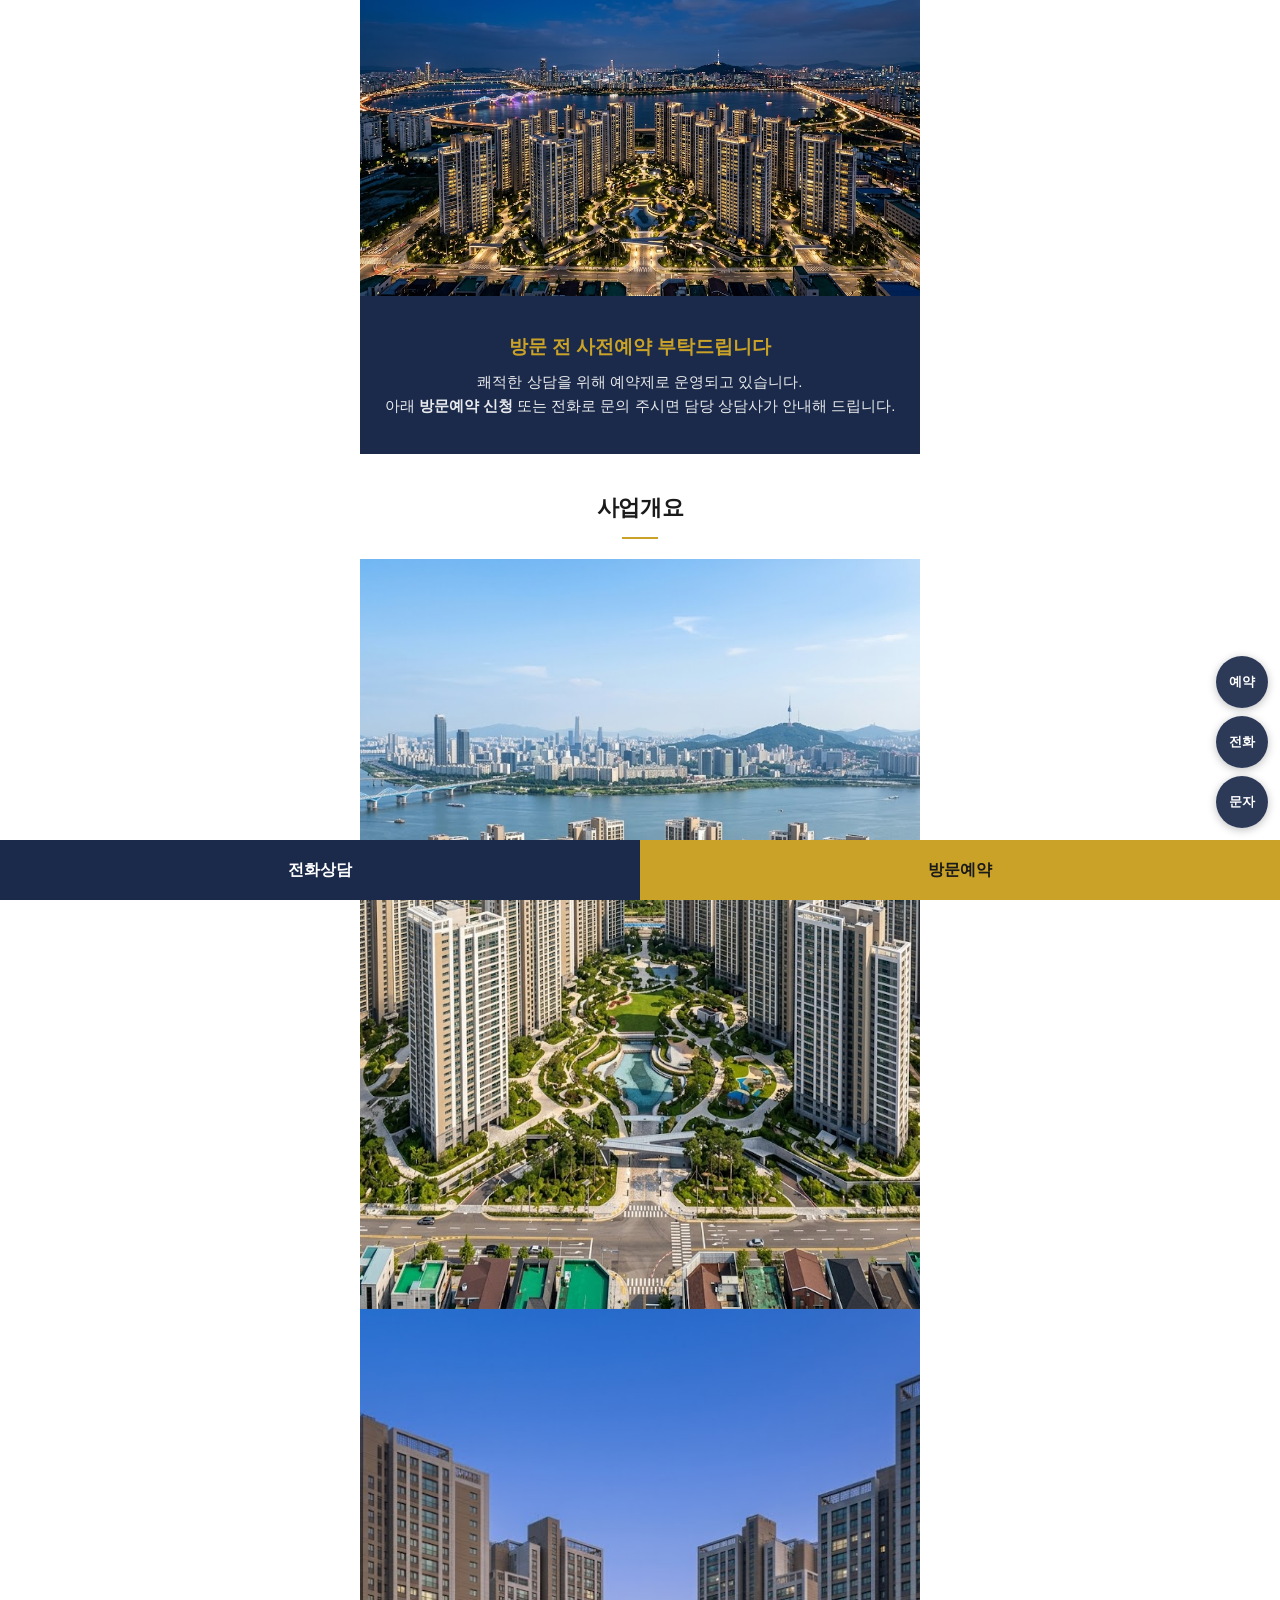
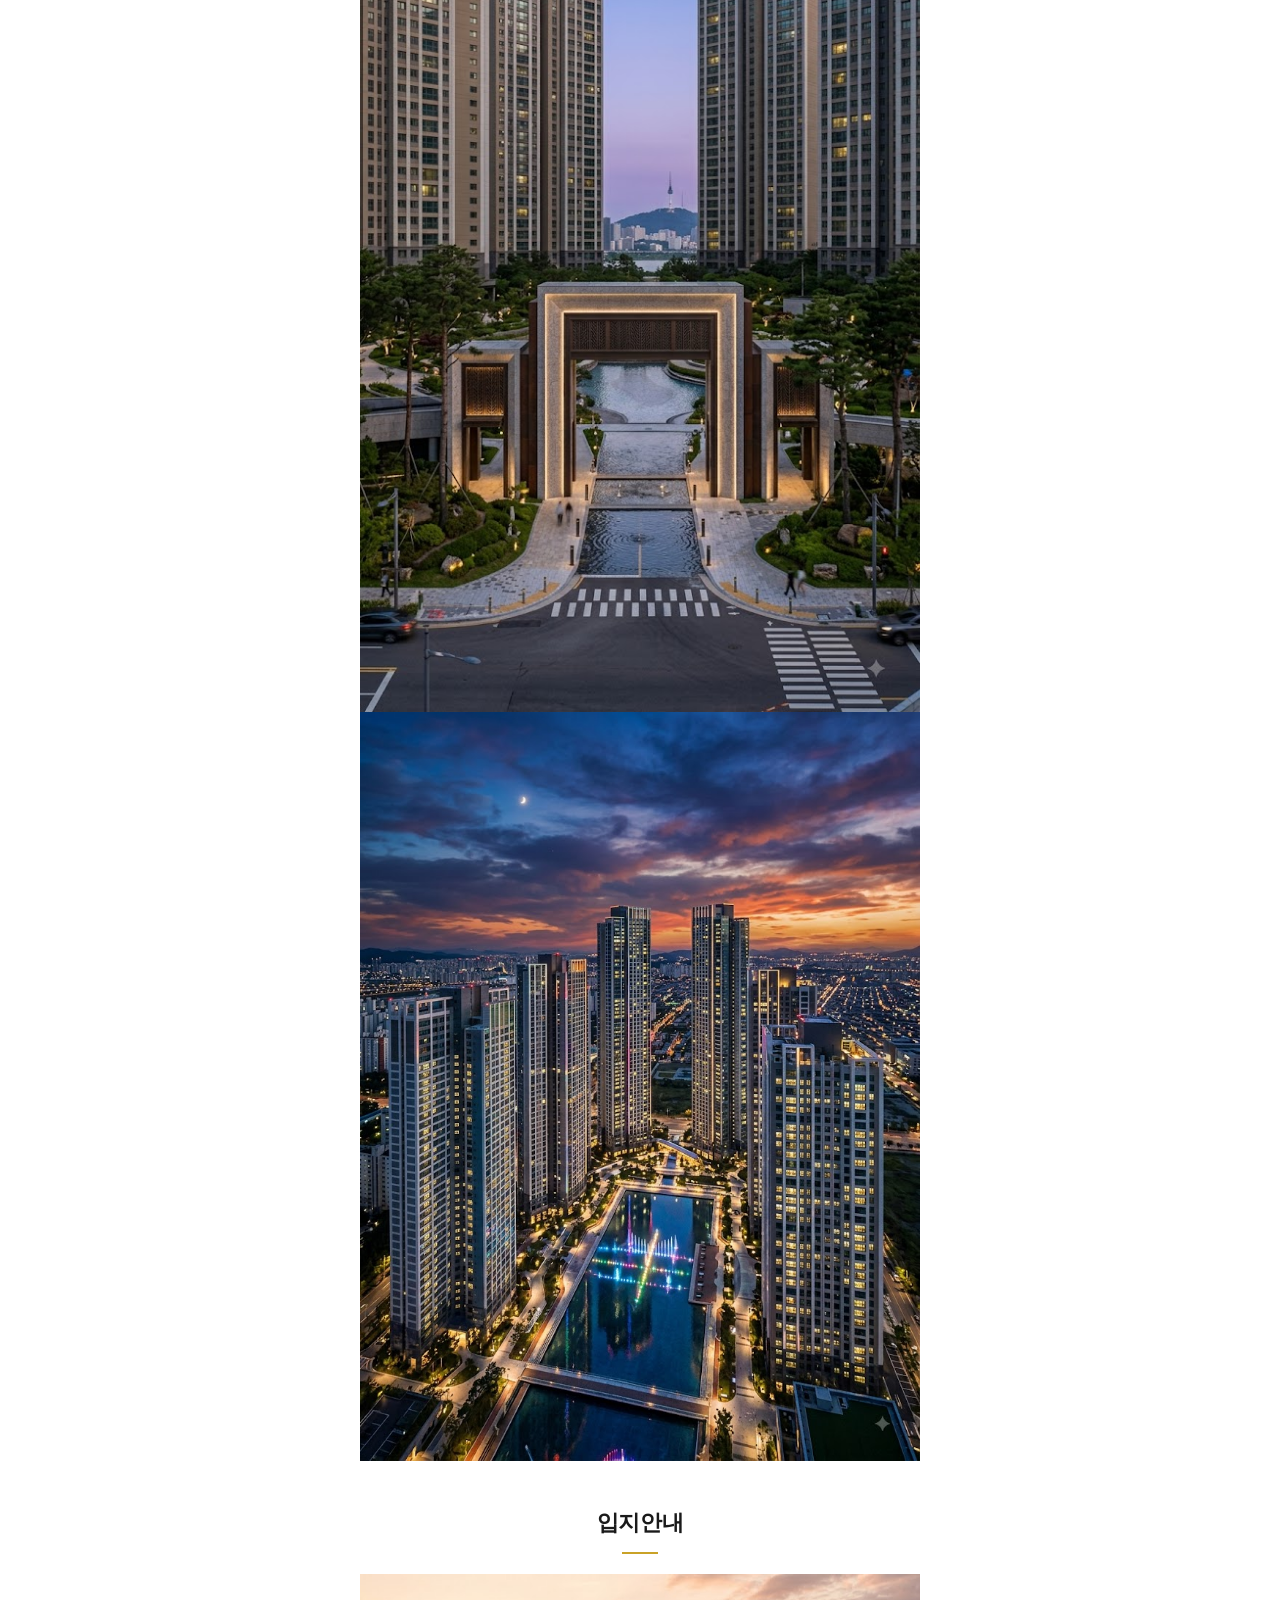
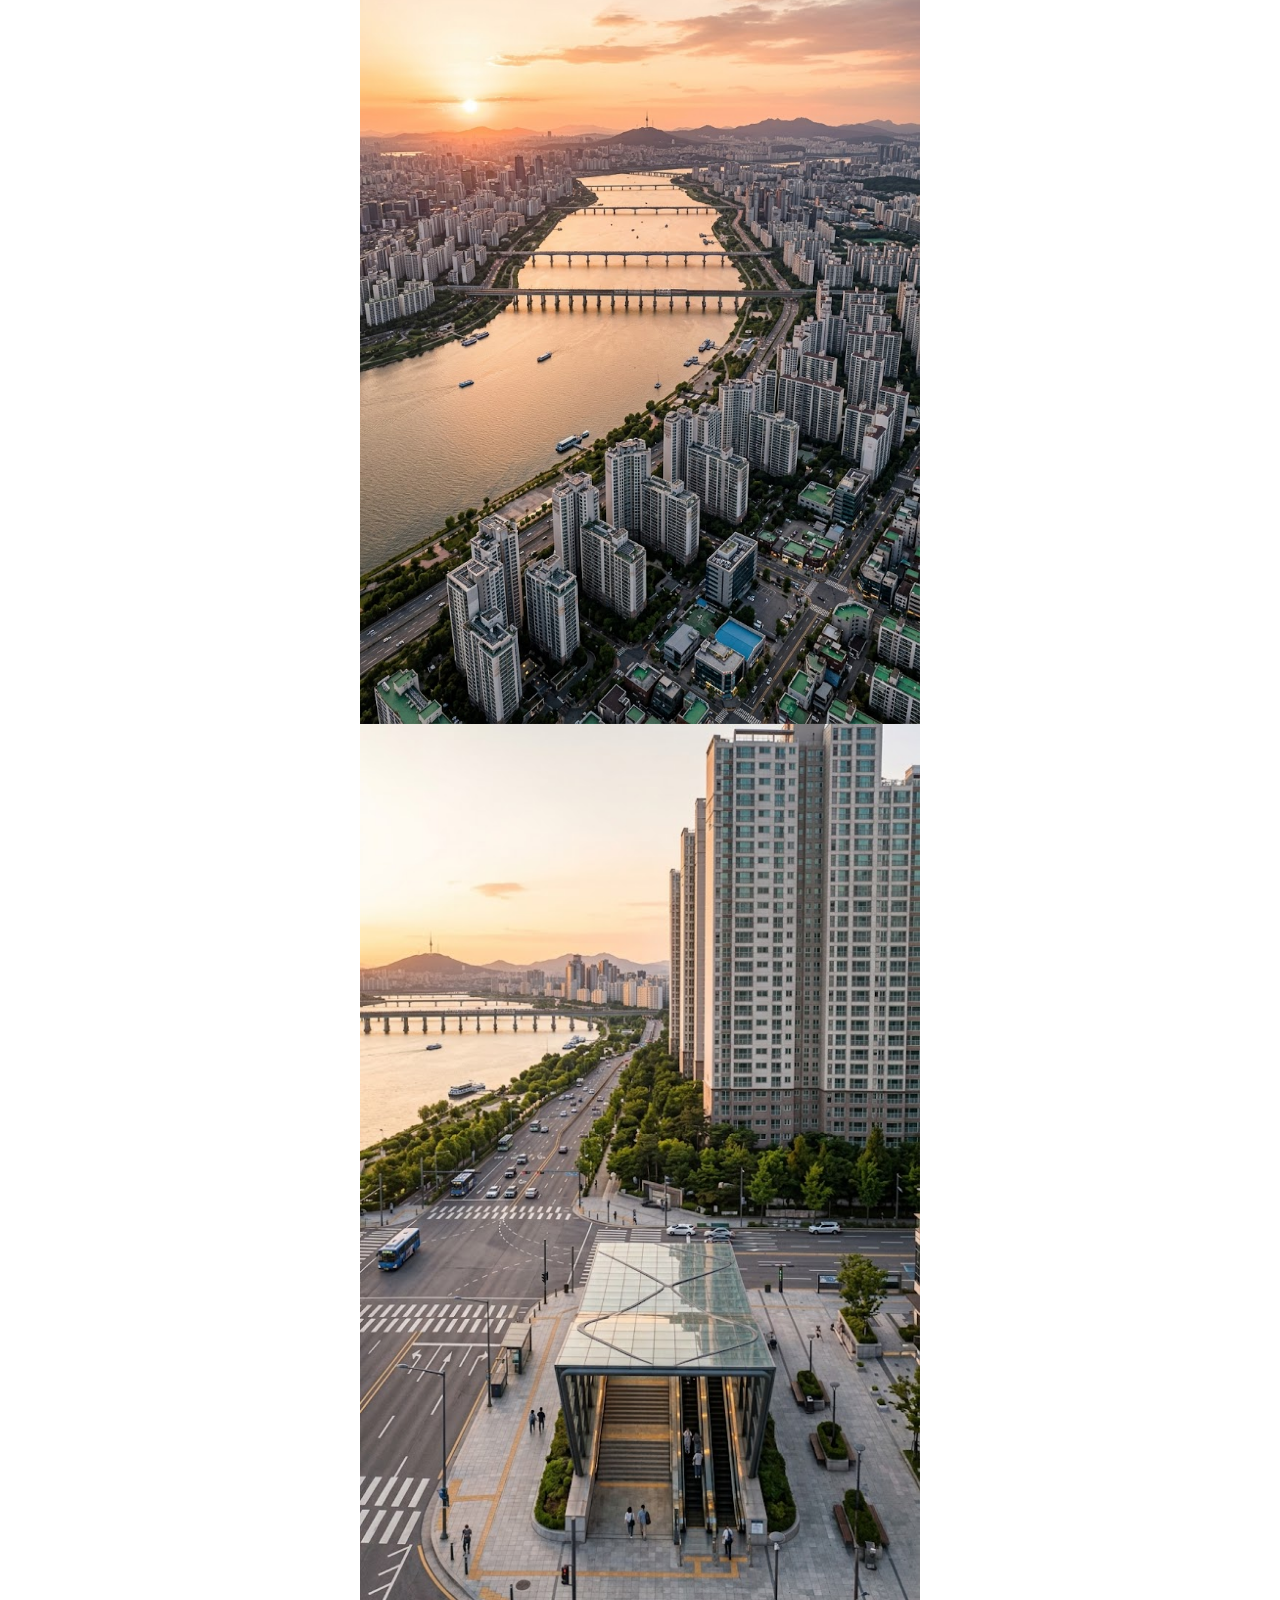
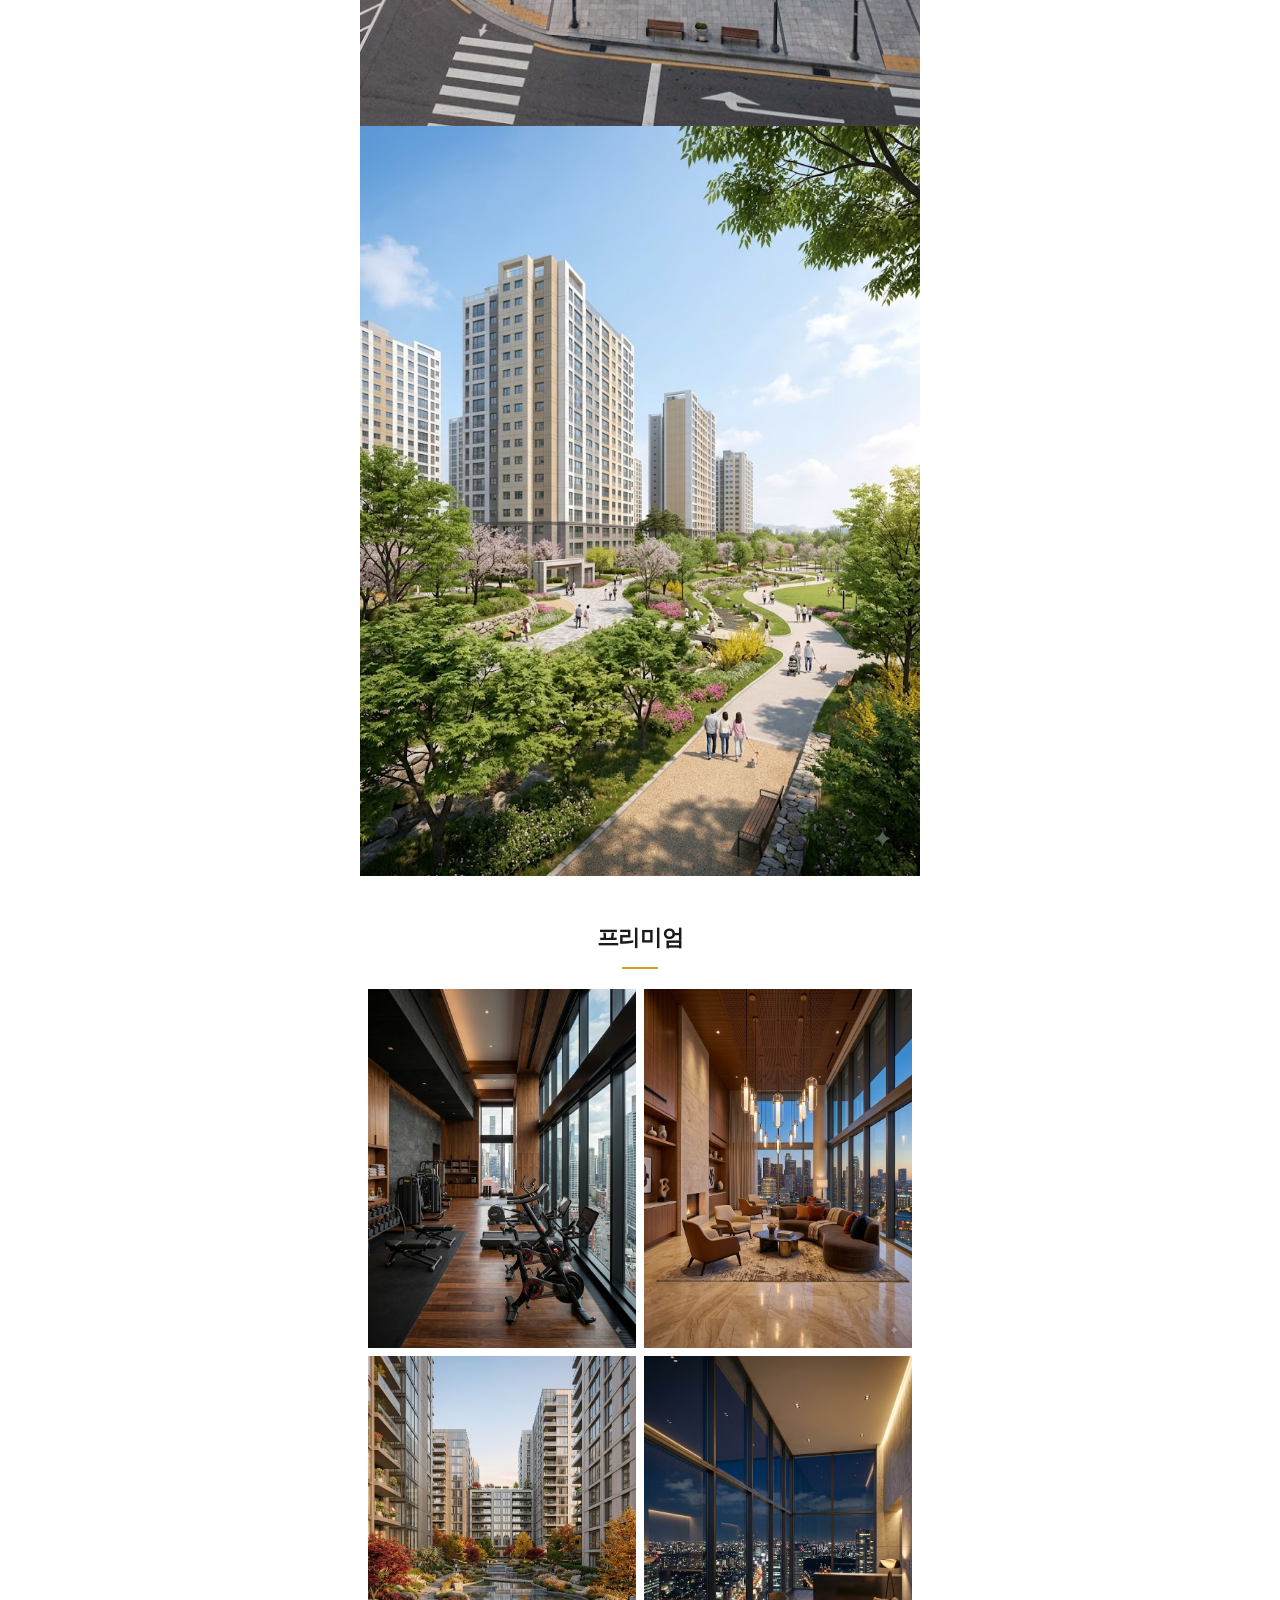
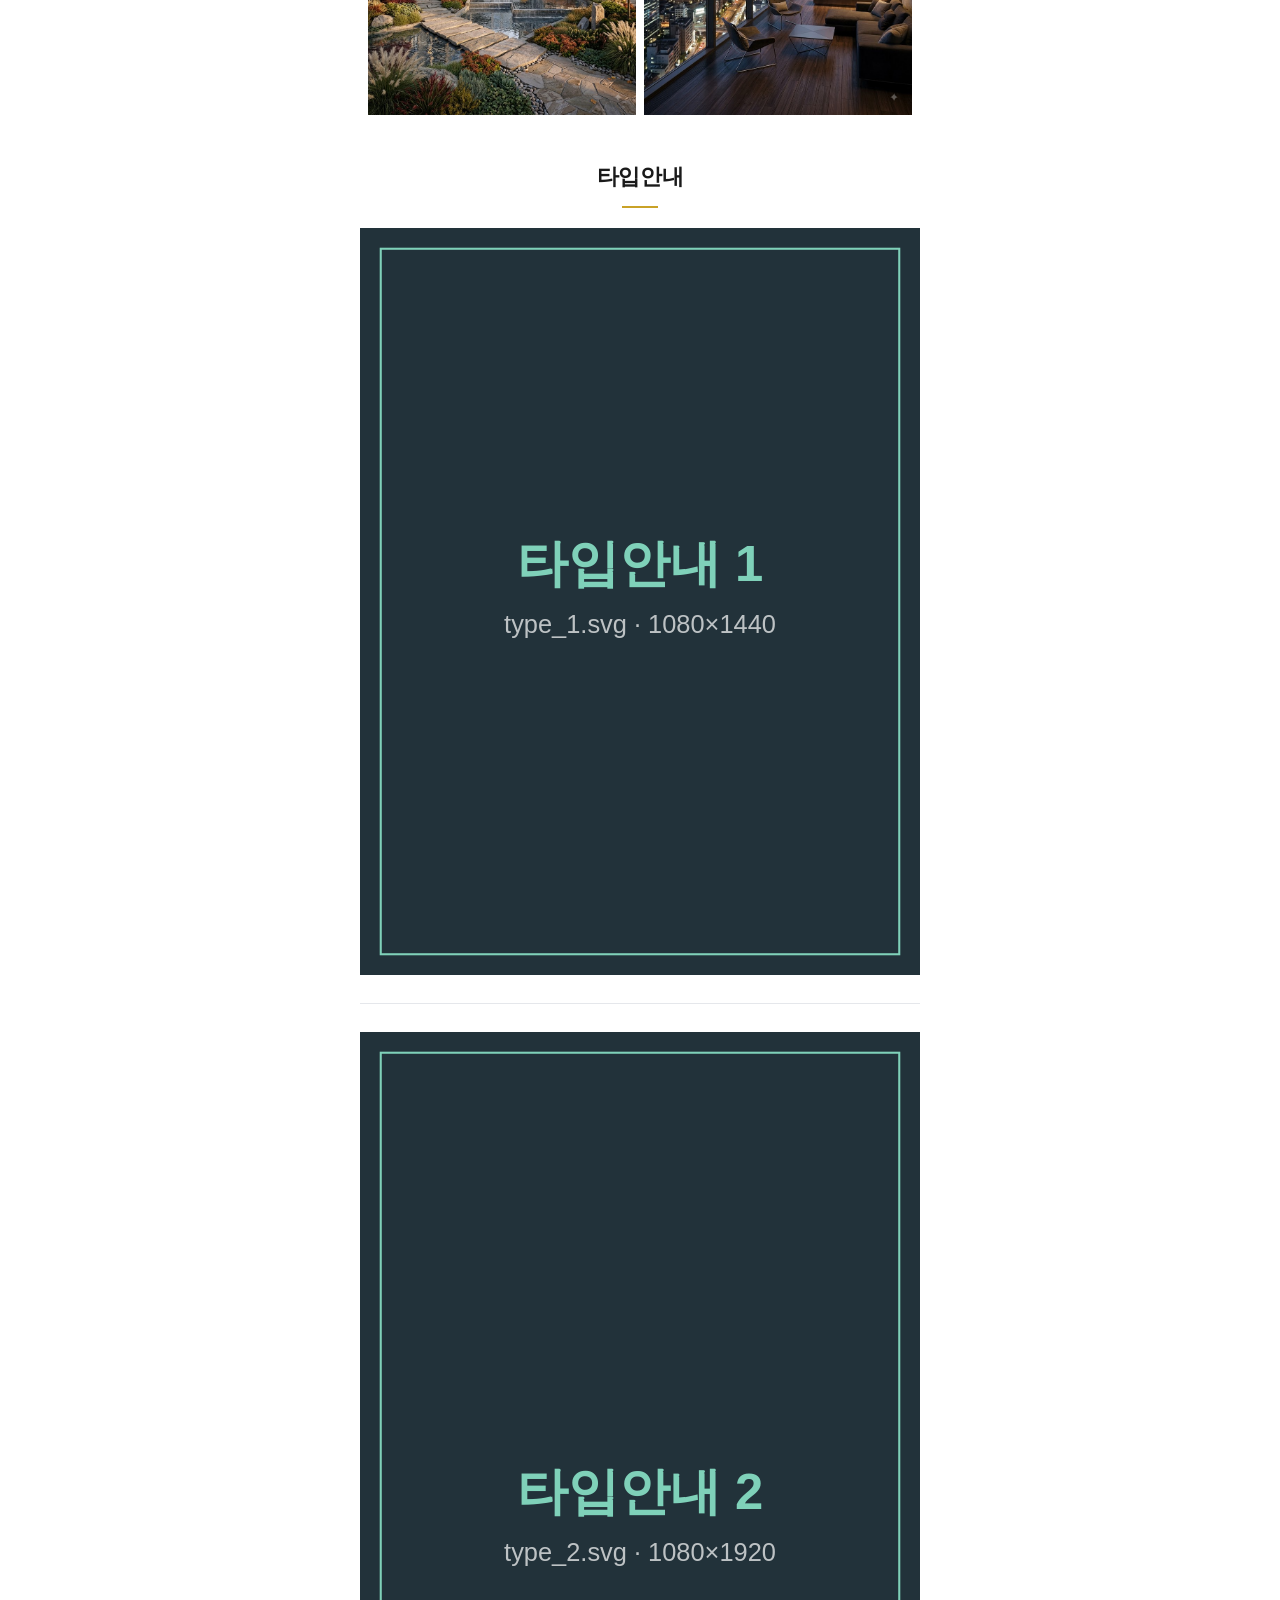
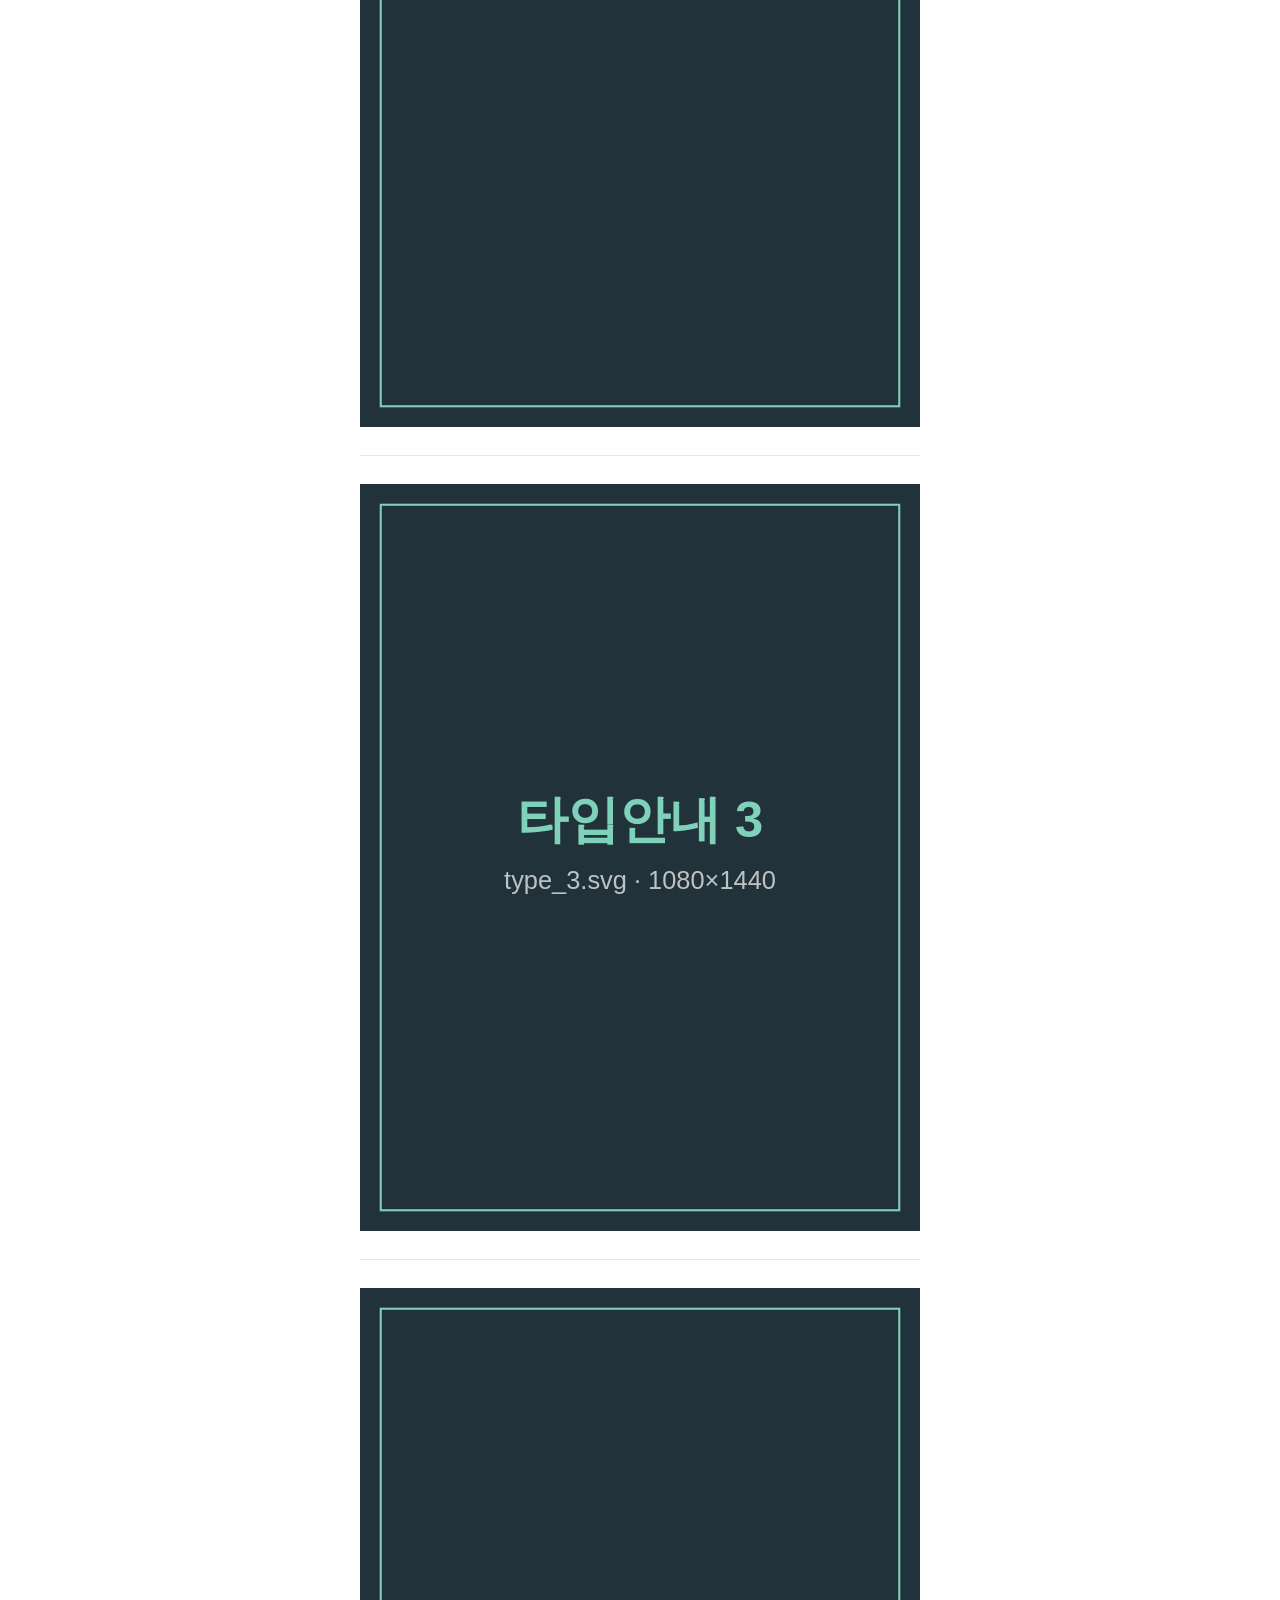
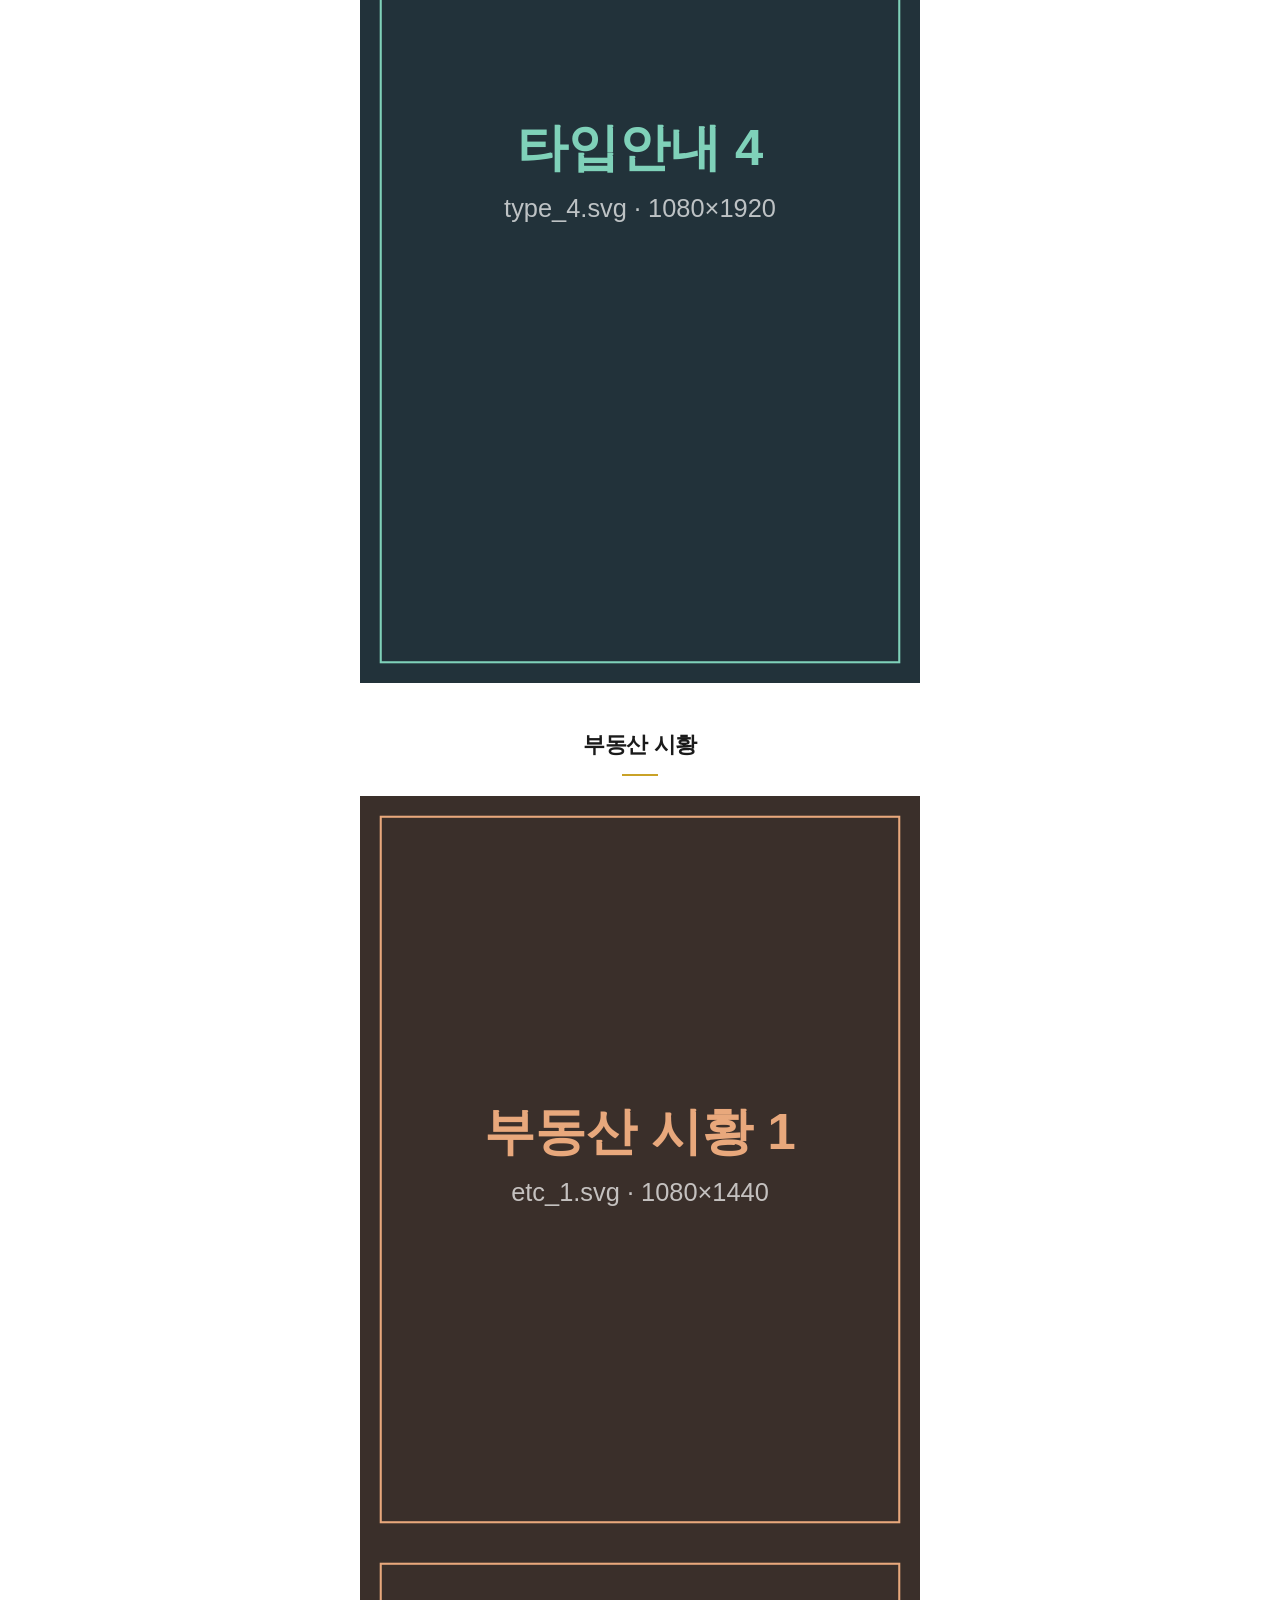
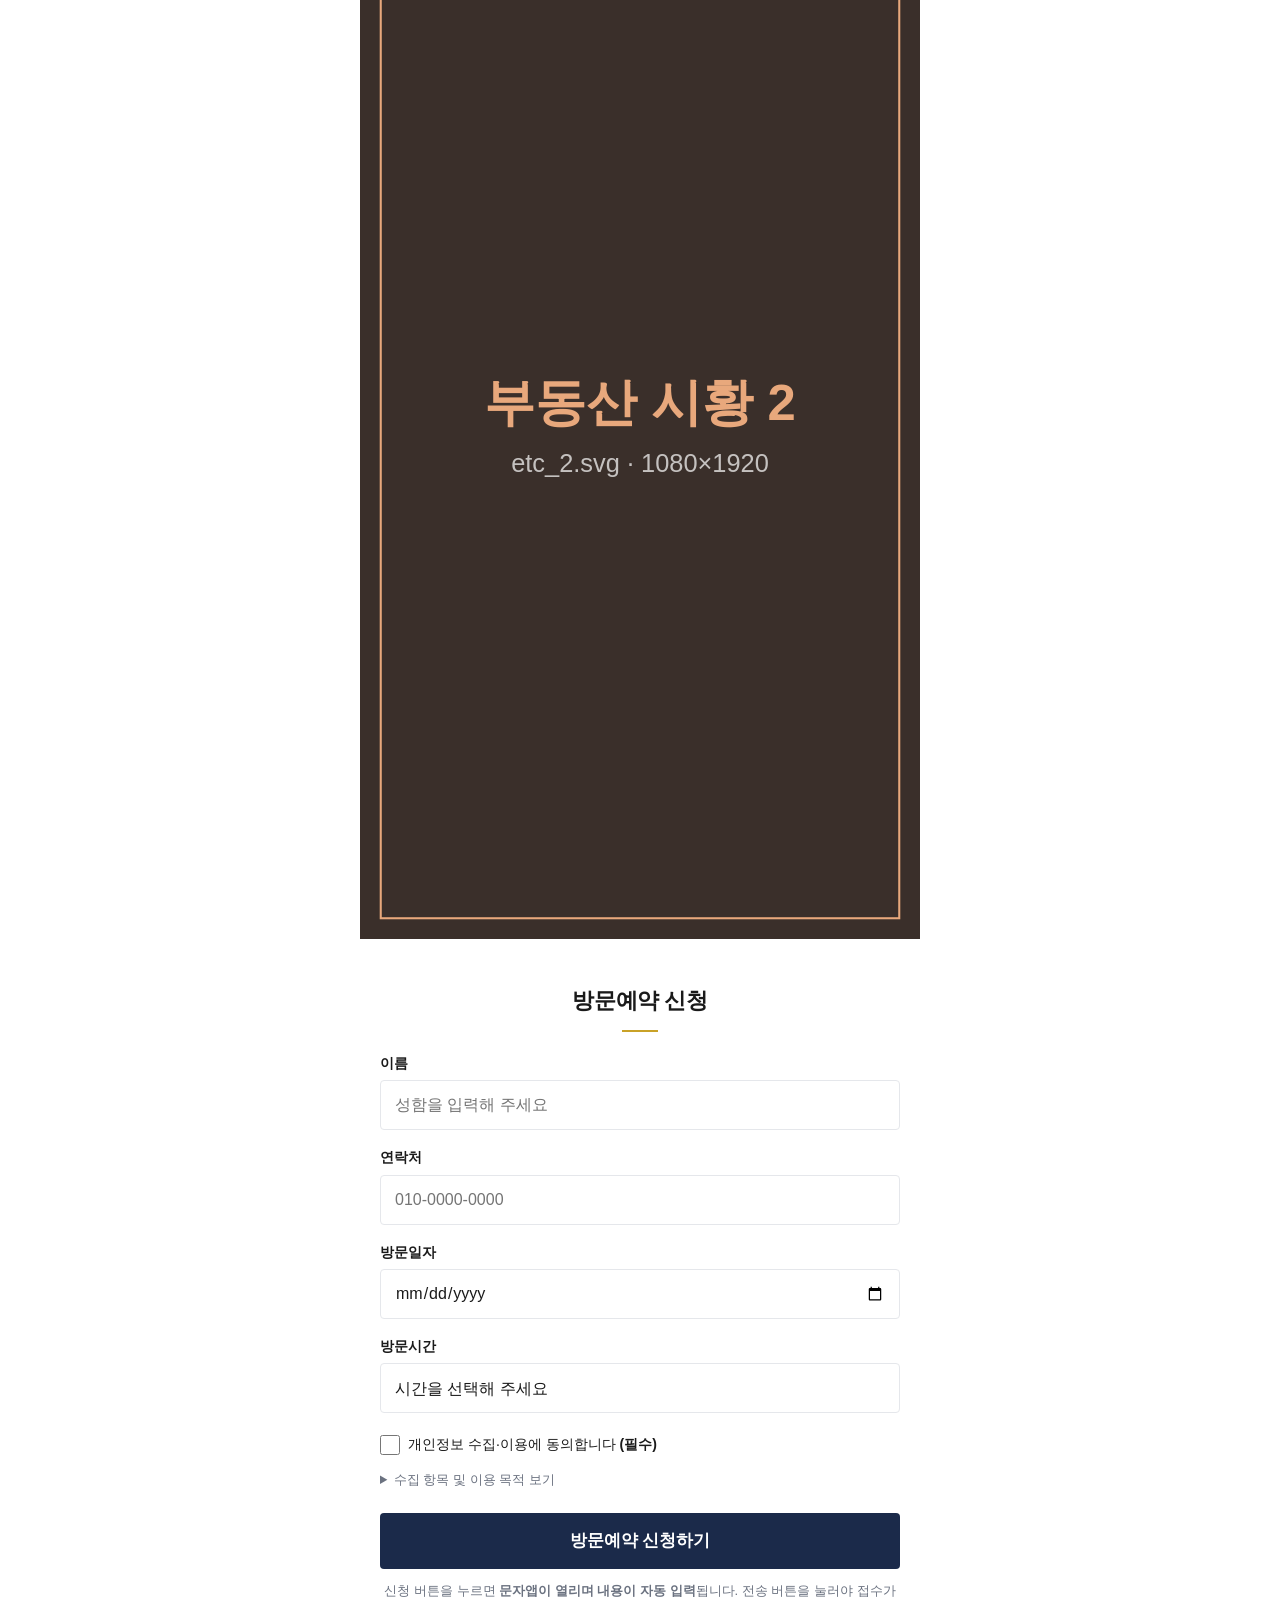
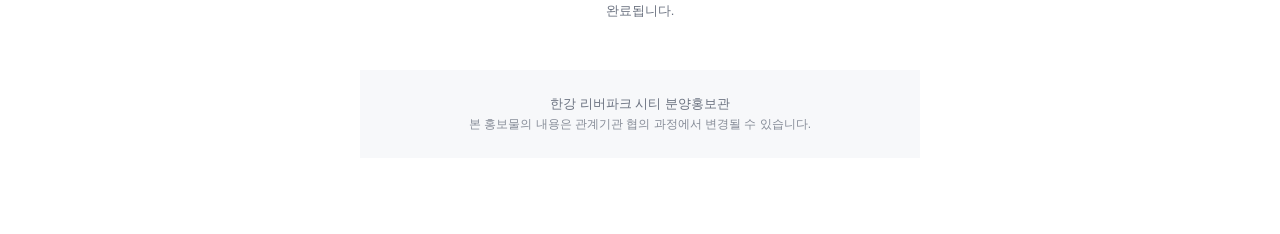
<file: index.html>
<!doctype html>
<html lang="ko">
<head>
<meta charset="utf-8">
<!-- viewport-fit=cover 가 없으면 env(safe-area-inset-*) 이 항상 0으로 계산된다.
     이게 빠지면 iOS 에서 하단 고정 바가 홈 인디케이터에 가려진다 -->
<meta name="viewport" content="width=device-width, initial-scale=1, viewport-fit=cover">
<title>한강 리버파크 시티 | 방문예약 상담</title>
<meta name="description" content="한강 리버파크 시티 분양 안내 · 방문예약 상담 신청">

<!-- 유입이 100% 카톡·문자 링크라 OG 미리보기가 곧 첫인상이다.
     og:image 는 절대주소만 허용되므로 배포 주소가 확정되면 아래 두 줄만 교체한다.
     카카오는 SVG 를 렌더하지 않으므로 반드시 PNG/JPG 를 건다 -->
<meta property="og:type" content="website">
<meta property="og:title" content="한강 리버파크 시티">
<meta property="og:description" content="방문예약 상담 신청 · 사전예약제 운영">
<meta property="og:image" content="https://clairepark96.github.io/riverpark-demo/images/hero.jpeg">
<meta property="og:url" content="https://clairepark96.github.io/riverpark-demo/">

<!-- 시안은 ?skin= 으로 고른다. HTML 을 3벌로 복사하면 버그 하나를 3번 고쳐야 한다.
     <link> 를 style.css 보다 먼저 넣어야 색이 한 번 번쩍였다가 바뀌지 않는다.
     허용 목록으로만 받는다 — URL 값을 그대로 경로에 넣으면 임의 파일을 끼워넣을 수 있다 -->
<script>
  const SKINS = ['classic', 'modern', 'luxury'];
  const param = new URLSearchParams(location.search).get('skin');
  const skin = SKINS.includes(param) ? param : SKINS[0];
  document.head.insertAdjacentHTML('beforeend',
    `<link rel="stylesheet" href="skins/${skin}/tokens.css">`);
</script>
<link rel="stylesheet" href="style.css">
</head>
<body>

<div class="wrap">

  <header class="hero">
    <!-- 첫 화면 이미지라 lazy 를 걸면 오히려 늦는다 -->
    <img src="images/hero.jpeg" alt="한강 리버파크 시티" width="1024" height="541" fetchpriority="high">
  </header>

  <section class="notice">
    <p class="notice__title">방문 전 사전예약 부탁드립니다</p>
    <p class="notice__body">
      쾌적한 상담을 위해 예약제로 운영되고 있습니다.<br>
      아래 <b>방문예약 신청</b> 또는 전화로 문의 주시면
      담당 상담사가 안내해 드립니다.
    </p>
  </section>

  <section class="sec">
    <h2 class="sec__title">사업개요</h2>
    <div class="sec__body">
      <img src="images/main_1.jpeg" alt="주간 조감도" width="765" height="1024" loading="lazy">
      <img src="images/main_2.jpeg" alt="단지 입구" width="572" height="1024" loading="lazy">
      <img src="images/main_3.jpeg" alt="야경 조감도" width="765" height="1024" loading="lazy">
    </div>
  </section>

  <section class="sec">
    <h2 class="sec__title">입지안내</h2>
    <div class="sec__body">
      <img src="images/loc_1.jpeg" alt="광역 입지" width="765" height="1024" loading="lazy">
      <img src="images/loc_2.jpeg" alt="역세권" width="572" height="1024" loading="lazy">
      <img src="images/loc_3.jpeg" alt="공원·학군" width="765" height="1024" loading="lazy">
    </div>
  </section>

  <!-- grid2 레이아웃 확인용 섹션. 실제 납품 시엔 대부분 full 이다 -->
  <section class="sec">
    <h2 class="sec__title">프리미엄</h2>
    <div class="sec__body sec__body--grid2">
      <img src="images/pre_1.jpeg" alt="피트니스" width="765" height="1024" loading="lazy">
      <img src="images/pre_2.jpeg" alt="라운지" width="765" height="1024" loading="lazy">
      <img src="images/pre_3.jpeg" alt="중정 조경" width="765" height="1024" loading="lazy">
      <img src="images/pre_4.jpeg" alt="스카이라운지" width="765" height="1024" loading="lazy">
    </div>
  </section>

  <!-- 타입안내는 평면도가 이어 붙으면 경계가 안 보여서 항목별 구분선이 필요하다 -->
  <section class="sec">
    <h2 class="sec__title">타입안내</h2>
    <div class="sec__body sec__body--divider">
      <img src="images/type_1.svg" alt="타입안내 1" width="1080" height="1440" loading="lazy">
      <img src="images/type_2.svg" alt="타입안내 2" width="1080" height="1920" loading="lazy">
      <img src="images/type_3.svg" alt="타입안내 3" width="1080" height="1440" loading="lazy">
      <img src="images/type_4.svg" alt="타입안내 4" width="1080" height="1920" loading="lazy">
    </div>
  </section>

  <section class="sec">
    <h2 class="sec__title">부동산 시황</h2>
    <div class="sec__body">
      <img src="images/etc_1.svg" alt="부동산 시황 1" width="1080" height="1440" loading="lazy">
      <img src="images/etc_2.svg" alt="부동산 시황 2" width="1080" height="1920" loading="lazy">
    </div>
  </section>

  <section class="sec" id="apply">
    <h2 class="sec__title">방문예약 신청</h2>

    <form class="form" id="leadForm" novalidate>
      <label class="field">
        <span class="field__label">이름</span>
        <input name="name" type="text" required maxlength="20" autocomplete="name" placeholder="성함을 입력해 주세요">
      </label>

      <label class="field">
        <span class="field__label">연락처</span>
        <!-- 3분할 입력은 모바일에서 포커스 이동이 튀어서 이탈이 난다. 단일 필드 + 자동 하이픈 -->
        <input name="phone" type="tel" inputmode="numeric" required
               maxlength="13" autocomplete="tel" placeholder="010-0000-0000">
      </label>

      <label class="field">
        <span class="field__label">방문일자</span>
        <!-- 네이티브 date 피커. 직접 만들면 iOS/Android 양쪽에서 다 깨진다 -->
        <input name="date" type="date" required>
      </label>

      <label class="field">
        <span class="field__label">방문시간</span>
        <select name="time" required>
          <option value="">시간을 선택해 주세요</option>
          <option>10시 이전</option>
          <option>10:00 ~ 11:00</option>
          <option>11:00 ~ 12:00</option>
          <option>13:00 ~ 14:00</option>
          <option>14:00 ~ 15:00</option>
          <option>15:00 ~ 16:00</option>
          <option>16:00 이후</option>
        </select>
      </label>

      <label class="agree">
        <input name="agree" type="checkbox" required>
        <span>개인정보 수집·이용에 동의합니다 <b>(필수)</b></span>
      </label>
      <details class="terms">
        <summary>수집 항목 및 이용 목적 보기</summary>
        <p>
          수집 항목: 이름, 연락처, 방문 희망 일시<br>
          이용 목적: 방문예약 확인 및 분양 상담 안내<br>
          보유 기간: 상담 종료 후 즉시 파기<br>
          동의를 거부하실 수 있으나 이 경우 방문예약 신청이 제한됩니다.
        </p>
      </details>

      <p class="form__err" id="formErr" hidden></p>
      <button class="btn btn--primary" type="submit">방문예약 신청하기</button>
      <p class="form__help">
        신청 버튼을 누르면 <b>문자앱이 열리며 내용이 자동 입력</b>됩니다.
        전송 버튼을 눌러야 접수가 완료됩니다.
      </p>
    </form>
  </section>

  <footer class="foot">
    <p>한강 리버파크 시티 분양홍보관</p>
    <p class="foot__sub">본 홍보물의 내용은 관계기관 협의 과정에서 변경될 수 있습니다.</p>
  </footer>

</div>

<!-- 플로팅 퀵메뉴 — 스크롤 어디서든 바로 연결 -->
<nav class="quick">
  <a class="quick__btn" href="#apply">예약</a>
  <a class="quick__btn" href="tel:1600-0000">전화</a>
  <a class="quick__btn" id="quickSms" href="#">문자</a>
</nav>

<!-- 하단 고정 바 — 전환의 대부분이 여기서 난다 -->
<div class="bar">
  <a class="bar__btn" href="tel:1600-0000">전화상담</a>
  <a class="bar__btn bar__btn--primary" href="#apply">방문예약</a>
</div>

<script>
// 현장별로 바뀌는 값. Step 5 에서 site.json 으로 뺄 자리 (지금은 하드코딩)
const SITE = {
  alias: '리버파크',       // 문자 본문용 축약명. 길면 LMS 로 넘어가 단가가 3배가 된다
  tel: '1600-0000',        // 고객 → 상담사 대표번호
  leadPhone: '01000000000' // 신청 문자 수신번호 (상담사)
};

const form = document.getElementById('leadForm');
const errBox = document.getElementById('formErr');
const phone = form.phone;

// 지금은 010 만 존재한다(2G 종료로 011/016/019 는 전부 이관됨).
// 유선번호는 문자 수신이 안 되므로 애초에 받지 않는다.
const PHONE_RE = /^010-\d{4}-\d{4}$/;

// 자동 하이픈. 입력 중 커서가 끝에 있는 것이 대부분이라 커서 복원은 생략
phone.addEventListener('input', () => {
  const d = phone.value.replace(/\D/g, '').slice(0, 11);
  phone.value = d.length < 4 ? d
    : d.length < 8 ? `${d.slice(0, 3)}-${d.slice(3)}`
    : `${d.slice(0, 3)}-${d.slice(3, 7)}-${d.slice(7)}`;
});

// 과거 날짜 선택 차단. toISOString 은 UTC 기준이라 새벽에 하루 밀린다 → 로컬 기준 포맷 사용
form.date.min = new Date().toLocaleDateString('sv-SE');

// iOS 는 sms:번호&body=, Android 는 sms:번호?body= 로 구분자가 다르다.
// 잘못 쓰면 본문이 통째로 무시되고 빈 문자앱만 열린다
const isIOS = /iPad|iPhone|iPod/.test(navigator.userAgent);
const smsLink = (text) =>
  `sms:${SITE.leadPhone}${isIOS ? '&' : '?'}body=${encodeURIComponent(text)}`;

document.getElementById('quickSms').href =
  smsLink(`[${SITE.alias}] 분양 문의드립니다.`);

// 브라우저 기본 검증 UI 는 iOS 에서 말풍선이 화면 밖에 뜨는 경우가 있어 직접 표시한다
const rules = [
  [() => form.name.value.trim(), '이름을 입력해 주세요.'],
  [() => PHONE_RE.test(form.phone.value), '연락처를 010-0000-0000 형식으로 입력해 주세요.'],
  [() => form.date.value, '방문일자를 선택해 주세요.'],
  [() => form.time.value, '방문시간을 선택해 주세요.'],
  [() => form.agree.checked, '개인정보 수집·이용에 동의해 주세요.'],
];

form.addEventListener('submit', (e) => {
  e.preventDefault();

  const failed = rules.find(([ok]) => !ok());
  if (failed) {
    errBox.textContent = failed[1];
    errBox.hidden = false;
    return;
  }
  errBox.hidden = true;

  const body = [
    `[${SITE.alias} 방문예약]`,
    `성함: ${form.name.value.trim()}`,
    `연락처: ${form.phone.value}`,
    `방문: ${form.date.value} ${form.time.value}`,
  ].join('\n');

  // 개인정보가 서버를 거치지 않고 고객 폰 → 상담사 폰으로 직접 간다 (leadMode: 'sms')
  location.href = smsLink(body);
});
</script>

</body>
</html>
</file>
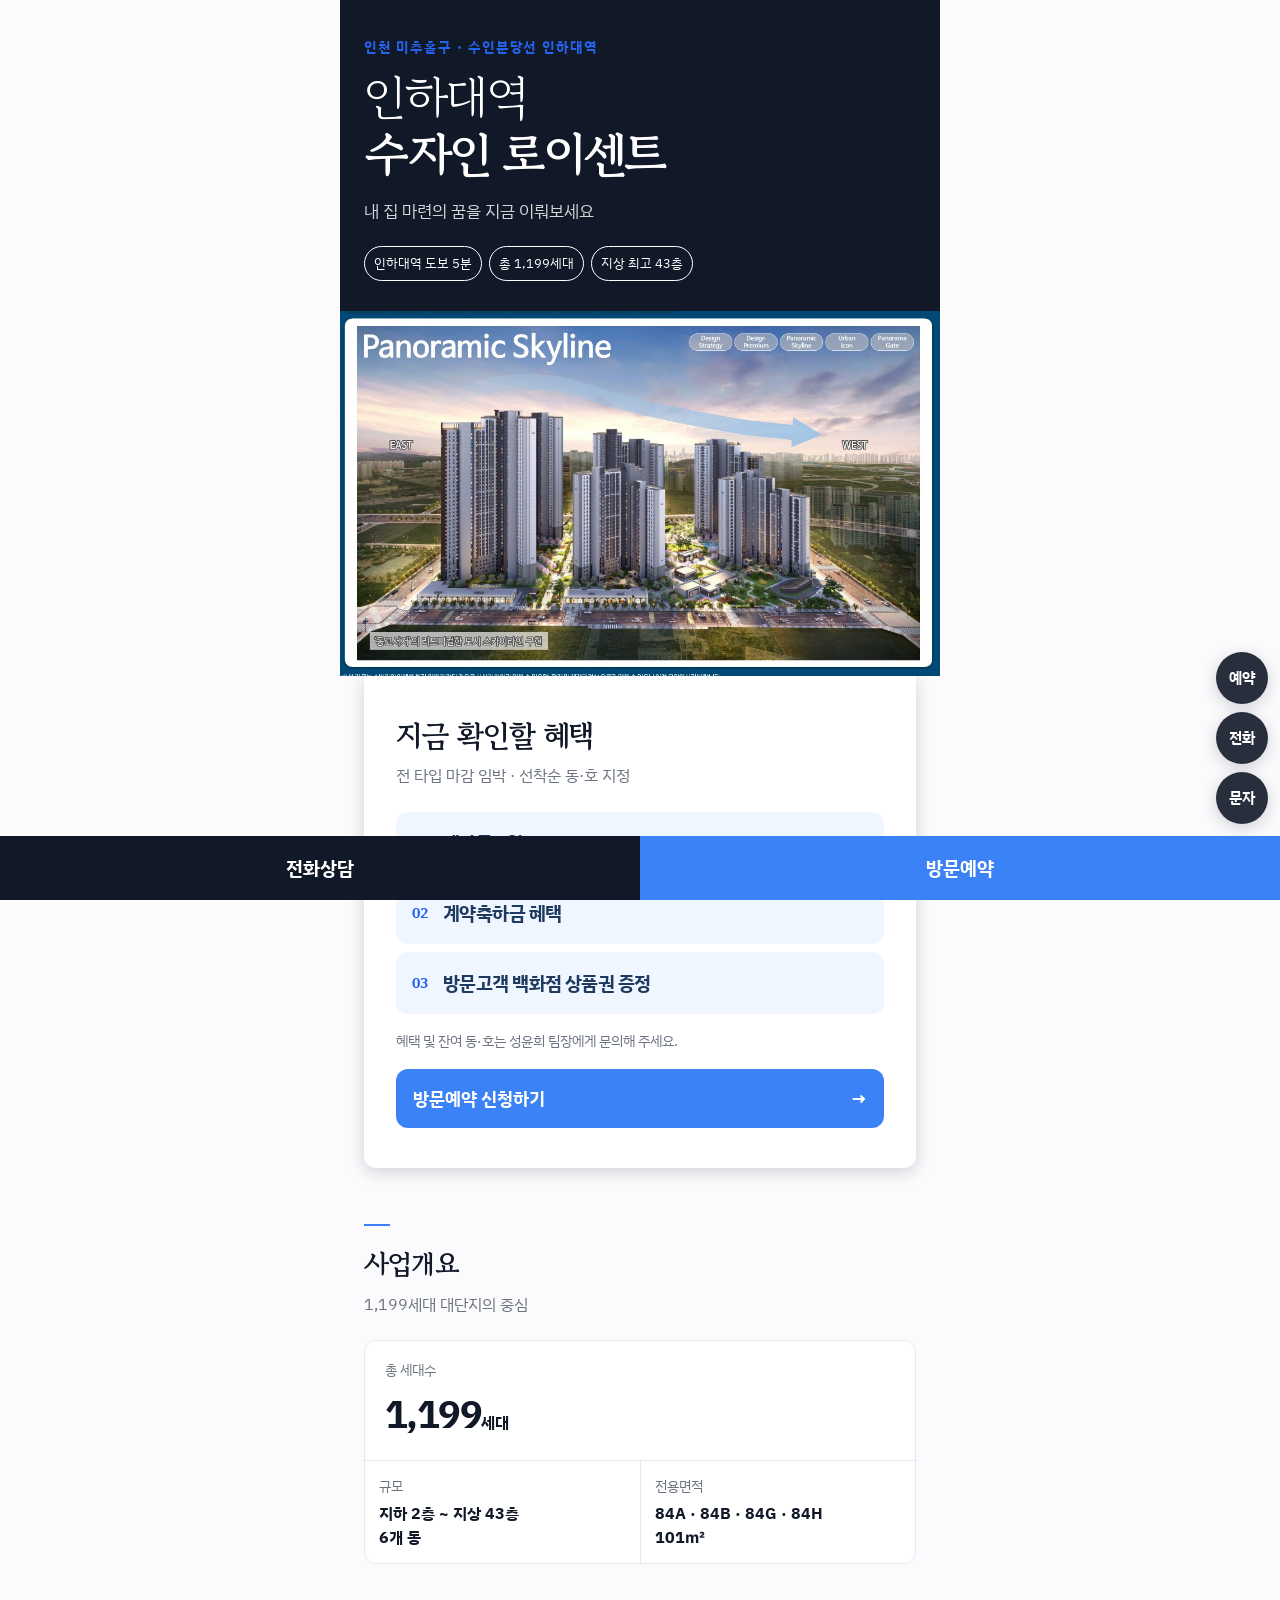
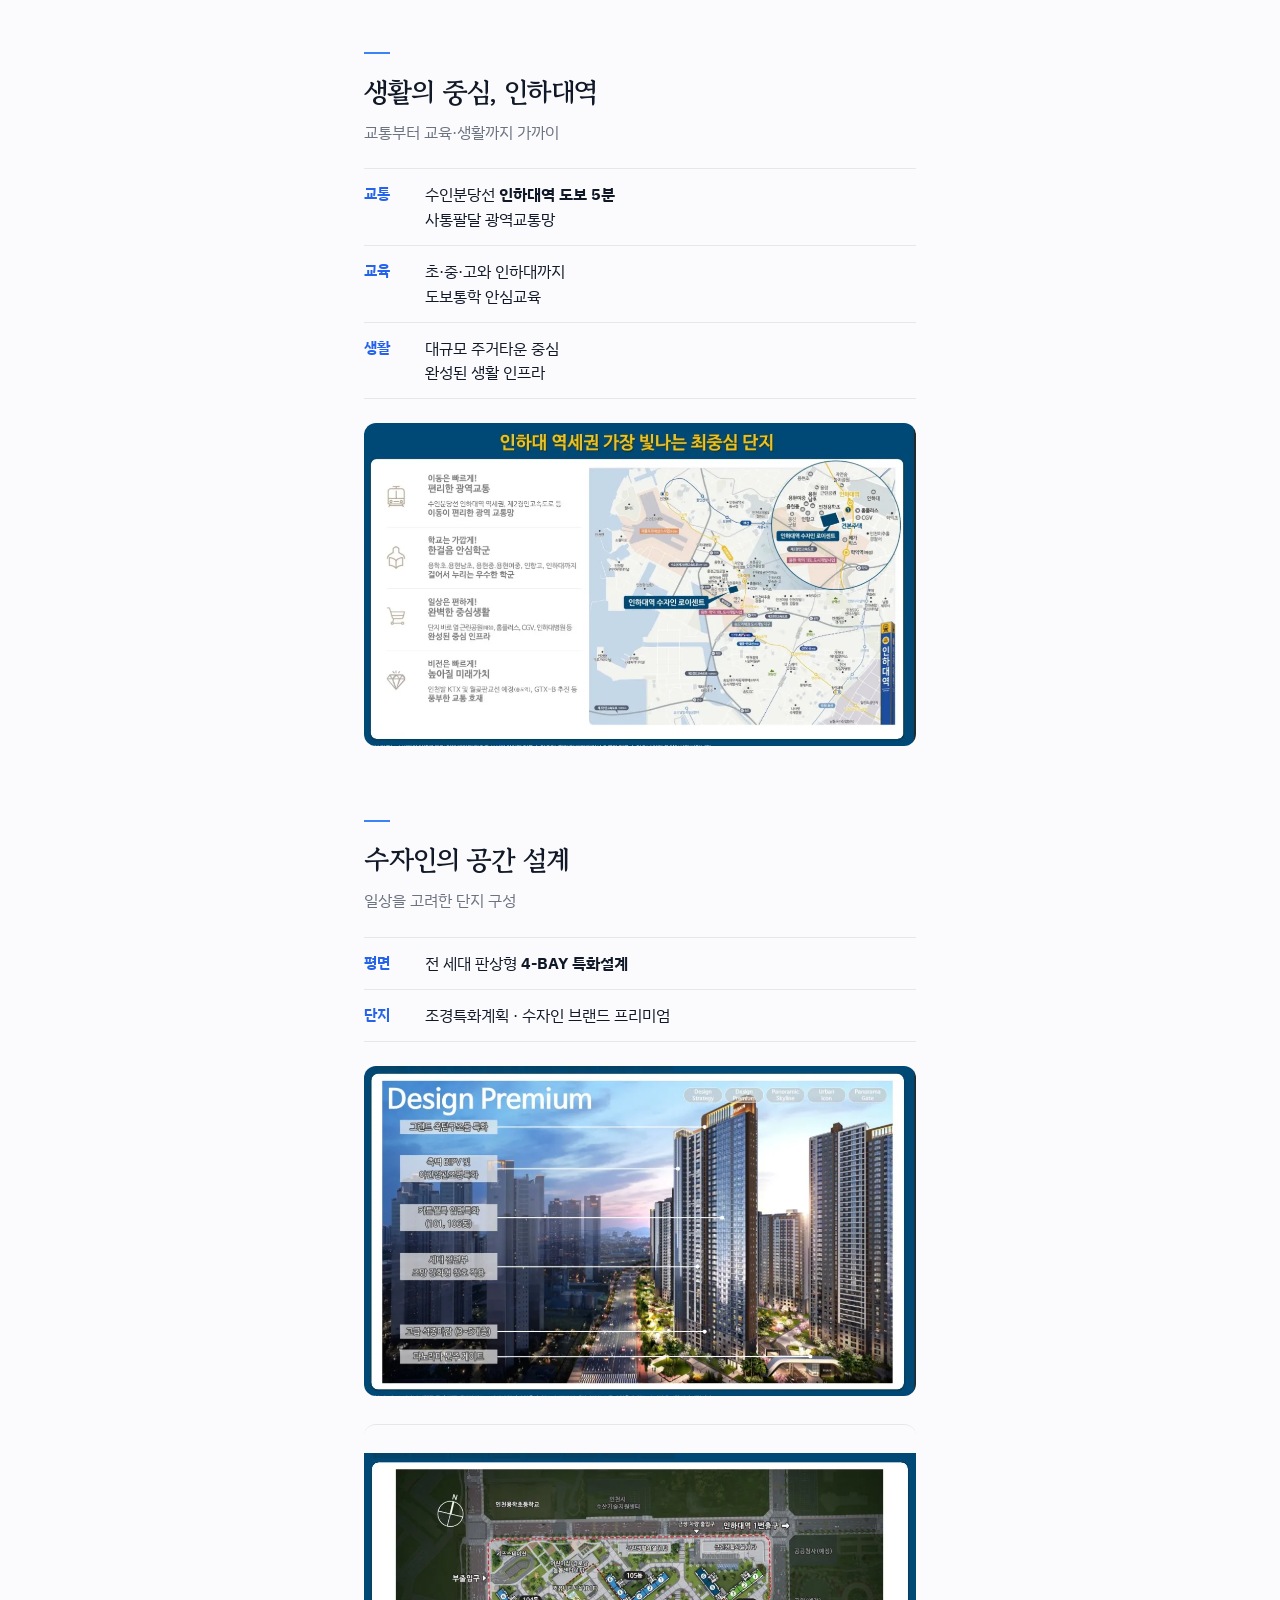
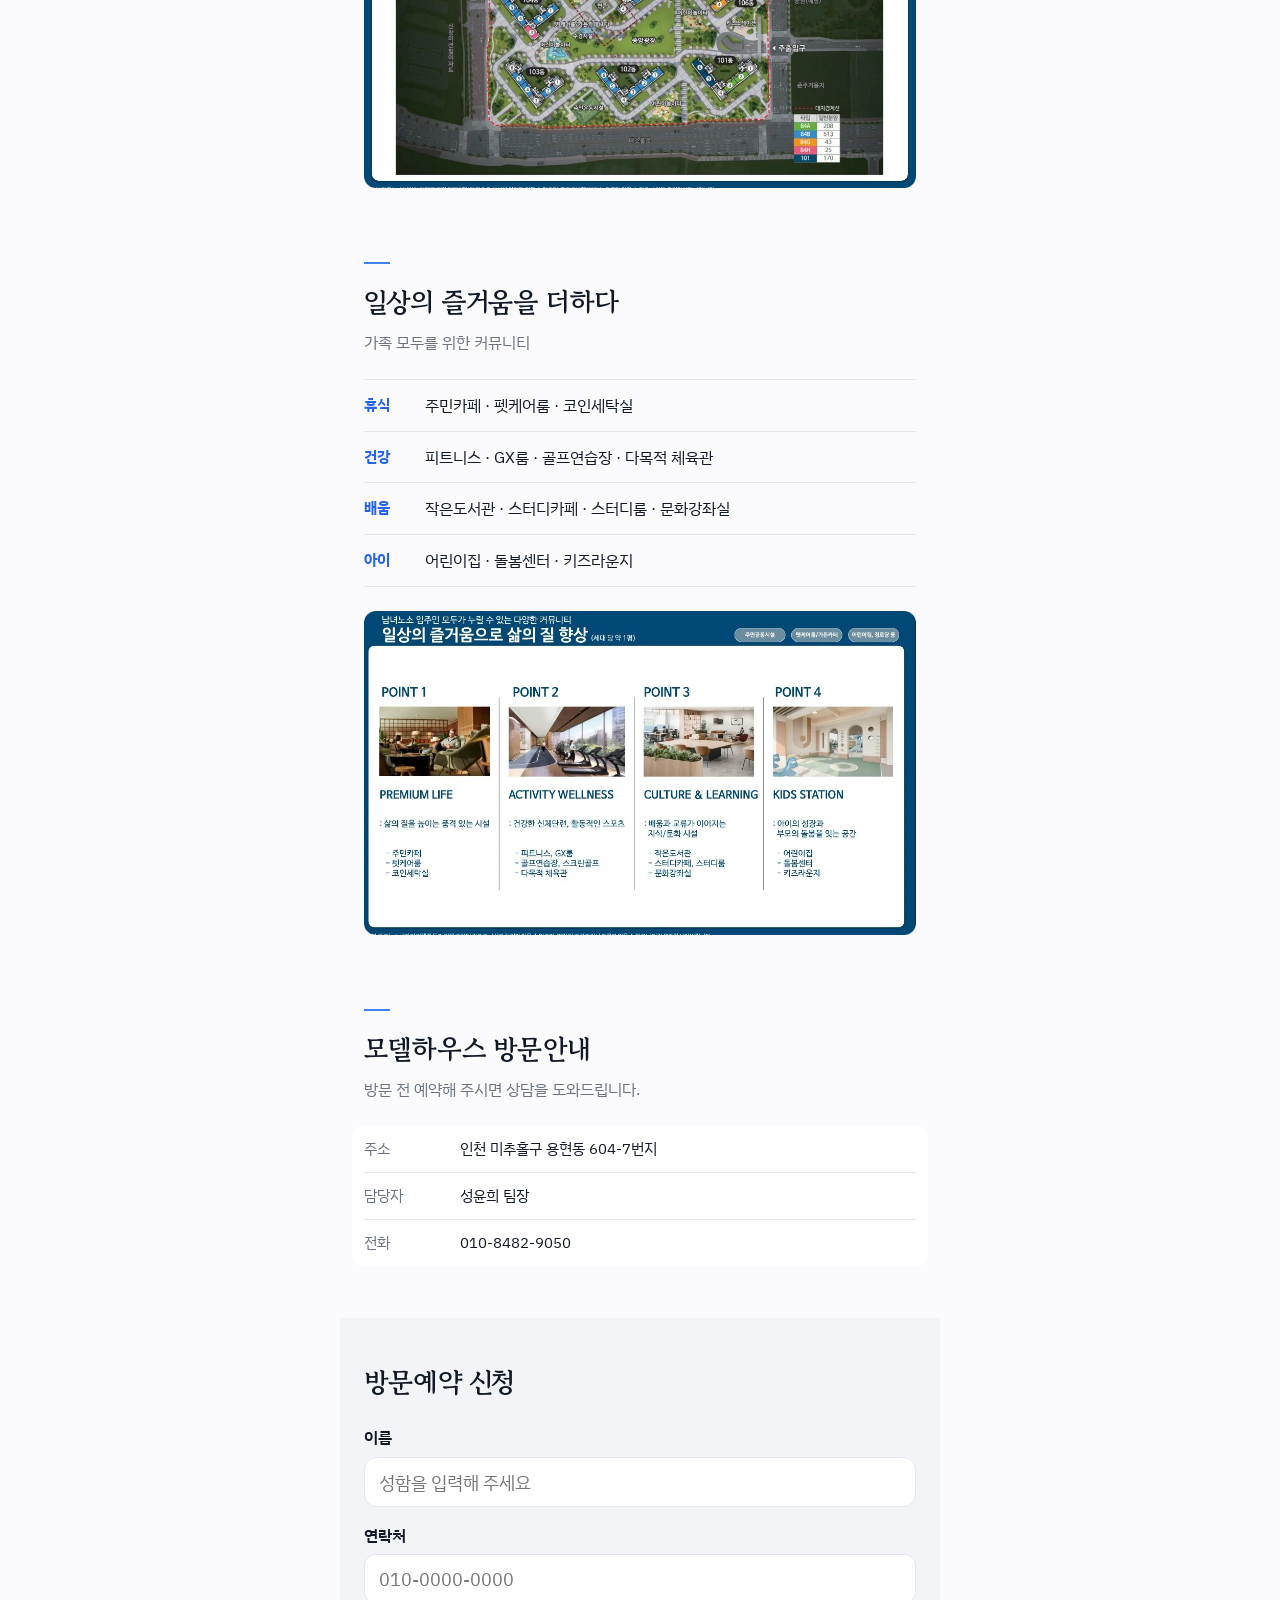
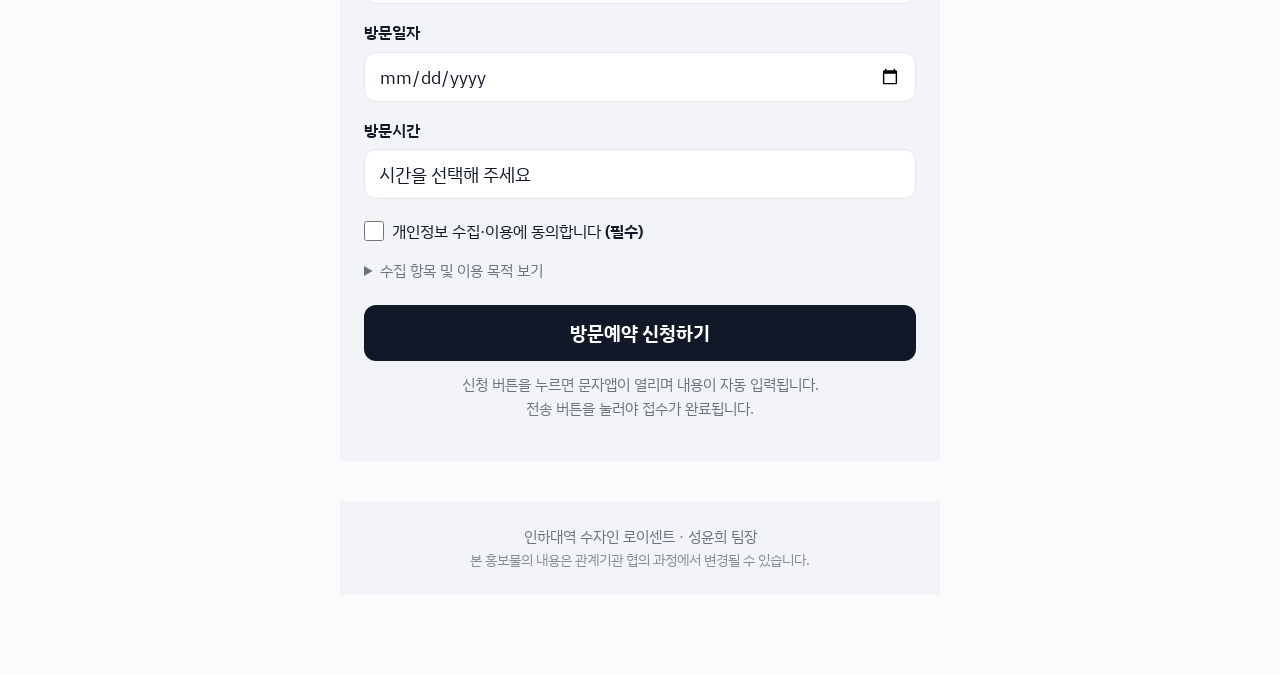
<file: sujain.html>
<!doctype html>
<html lang="ko">
<head>
<meta charset="utf-8">
<!-- viewport-fit=cover 가 없으면 env(safe-area-inset-*) 이 항상 0으로 계산된다.
     이게 빠지면 iOS 에서 하단 고정 바가 홈 인디케이터에 가려진다 -->
<meta name="viewport" content="width=device-width, initial-scale=1, viewport-fit=cover">
<title>인하대역 수자인 로이센트 | 방문예약 상담</title>
<meta name="description" content="인하대역 수자인 로이센트 분양 안내 · 방문예약 상담 신청">

<!-- 유입이 100% 카톡·문자 링크라 OG 미리보기가 곧 첫인상이다.
     og:image 는 절대주소만 허용되므로 배포 주소가 확정되면 og:image 를 실제 배포 주소의 절대주소로 교체하고 og:url 을 추가한다.
     카카오는 SVG 를 렌더하지 않으므로 반드시 PNG/JPG 를 건다 -->
<meta property="og:url" content="https://clairepark96.github.io/riverpark-demo/sujain.html">
<meta property="og:type" content="website">
<meta property="og:title" content="인하대역 수자인 로이센트">
<meta property="og:description" content="계약금 0원 · 계약축하금 혜택 · 방문고객 백화점 상품권 증정">
<meta property="og:image" content="https://clairepark96.github.io/riverpark-demo/images/sujain/hero.jpeg">

<!-- 시안은 ?skin= 으로 고른다. HTML 을 3벌로 복사하면 버그 하나를 3번 고쳐야 한다.
     <link> 를 style.css 보다 먼저 넣어야 색이 한 번 번쩍였다가 바뀌지 않는다.
     허용 목록으로만 받는다 — URL 값을 그대로 경로에 넣으면 임의 파일을 끼워넣을 수 있다 -->
<script>
  const SKINS = ['classic', 'modern', 'luxury'];
  const param = new URLSearchParams(location.search).get('skin');
  const skin = SKINS.includes(param) ? param : 'modern';
  document.head.insertAdjacentHTML('beforeend',
    `<link rel="stylesheet" href="skins/${skin}/tokens.css">`);
</script>
<link rel="preconnect" href="https://fonts.googleapis.com">
<link rel="preconnect" href="https://fonts.gstatic.com" crossorigin>
<link href="https://fonts.googleapis.com/css2?family=Gowun+Batang:wght@400;700&family=IBM+Plex+Sans+KR:wght@400;500;600;700&display=swap" rel="stylesheet">
<link rel="stylesheet" href="style.css">
<link rel="stylesheet" href="sujain.css?v=2">
</head>
<body>

<div class="wrap">

<header class="site-head">
  <p class="eyebrow">인천 미추홀구 · 수인분당선 인하대역</p>
  <h1>인하대역<br><strong>수자인 로이센트</strong></h1>
  <p class="site-head__lead">내 집 마련의 꿈을 지금 이뤄보세요</p>
  <div class="site-head__facts" aria-label="단지 핵심 정보">
    <span>인하대역 도보 5분</span><span>총 1,199세대</span><span>지상 최고 43층</span>
  </div>
</header>
<div class="hero"><img src="images/sujain/hero.jpeg" alt="인하대역 수자인 로이센트 단지 조감도" width="1071" height="652" fetchpriority="high"></div>
<main>
  <section class="offer" aria-labelledby="offer-title">
    <h2 id="offer-title">지금 확인할 혜택</h2>
    <p class="offer__status">전 타입 마감 임박 · 선착순 동·호 지정</p>
    <div class="offer__cards">
      <div><span>01</span><strong>계약금 0원</strong></div>
      <div><span>02</span><strong>계약축하금 혜택</strong></div>
      <div><span>03</span><strong>방문고객 백화점 상품권 증정</strong></div>
    </div>
    <p class="offer__note">혜택 및 잔여 동·호는 성윤희 팀장에게 문의해 주세요.</p>
    <a class="offer__link" href="#apply">방문예약 신청하기 <span aria-hidden="true">→</span></a>
  </section>
  <section class="sec sec--summary" aria-labelledby="summary-title">
    <span class="section-divider" aria-hidden="true"></span><h2 class="sec__title" id="summary-title">사업개요</h2>
    <p class="section-lead">1,199세대 대단지의 중심</p>
    <dl class="summary-grid">
      <div><dt>총 세대수</dt><dd><strong>1,199</strong>세대</dd></div>
      <div><dt>규모</dt><dd>지하 2층 ~ 지상 43층<br>6개 동</dd></div>
      <div><dt>전용면적</dt><dd>84A · 84B · 84G · 84H<br>101㎡</dd></div>
    </dl>
  </section>
  <section class="sec" aria-labelledby="location-title">
    <span class="section-divider" aria-hidden="true"></span><h2 class="sec__title" id="location-title">생활의 중심, 인하대역</h2>
    <p class="section-lead">교통부터 교육·생활까지 가까이</p>
    <ul class="feature-list">
      <li><span>교통</span><p>수인분당선 <strong>인하대역 도보 5분</strong><br>사통팔달 광역교통망</p></li>
      <li><span>교육</span><p>초·중·고와 인하대까지<br>도보통학 안심교육</p></li>
      <li><span>생활</span><p>대규모 주거타운 중심<br>완성된 생활 인프라</p></li>
    </ul>
    <div class="sec__body"><img src="images/sujain/loc_1.webp" alt="인하대역과 주변 교통·교육·생활 인프라 안내" width="1087" height="636" loading="lazy"></div>
  </section>
  <section class="sec" aria-labelledby="design-title">
    <span class="section-divider" aria-hidden="true"></span><h2 class="sec__title" id="design-title">수자인의 공간 설계</h2>
    <p class="section-lead">일상을 고려한 단지 구성</p>
    <ul class="feature-list">
      <li><span>평면</span><p>전 세대 판상형 <strong>4-BAY 특화설계</strong></p></li>
      <li><span>단지</span><p>조경특화계획 · 수자인 브랜드 프리미엄</p></li>
    </ul>
    <div class="sec__body sec__body--divider">
      <img src="images/sujain/pre_1.webp" alt="외관과 야간 경관조명 등 단지 특화설계" width="1087" height="651" loading="lazy">
      <img src="images/sujain/main_2.webp" alt="101동부터 106동까지 단지 배치 및 조경·출입구 안내" width="1080" height="655" loading="lazy">
    </div>
  </section>
  <section class="sec" aria-labelledby="community-title">
    <span class="section-divider" aria-hidden="true"></span><h2 class="sec__title" id="community-title">일상의 즐거움을 더하다</h2>
    <p class="section-lead">가족 모두를 위한 커뮤니티</p>
    <ul class="feature-list">
      <li><span>휴식</span><p>주민카페 · 펫케어룸 · 코인세탁실</p></li>
      <li><span>건강</span><p>피트니스 · GX룸 · 골프연습장 · 다목적 체육관</p></li>
      <li><span>배움</span><p>작은도서관 · 스터디카페 · 스터디룸 · 문화강좌실</p></li>
      <li><span>아이</span><p>어린이집 · 돌봄센터 · 키즈라운지</p></li>
    </ul>
    <div class="sec__body"><img src="images/sujain/pre_2.webp" alt="커뮤니티 시설 안내" width="1080" height="634" loading="lazy"></div>
  </section>
  <section class="sec sec--visit" aria-labelledby="visit-title">
    <span class="section-divider" aria-hidden="true"></span><h2 class="sec__title" id="visit-title">모델하우스 방문안내</h2>
    <p class="section-lead">방문 전 예약해 주시면 상담을 도와드립니다.</p>
    <dl class="spec"><div><dt>주소</dt><dd>인천 미추홀구 용현동 604-7번지</dd></div><div><dt>담당자</dt><dd>성윤희 팀장</dd></div><div><dt>전화</dt><dd><a href="tel:010-8482-9050">010-8482-9050</a></dd></div></dl>
  </section>
  <section class="sec" id="apply">
    <h2 class="sec__title">방문예약 신청</h2>

    <form class="form" id="leadForm" novalidate>
      <label class="field">
        <span class="field__label">이름</span>
        <input name="name" type="text" required maxlength="20" autocomplete="name" placeholder="성함을 입력해 주세요">
      </label>

      <label class="field">
        <span class="field__label">연락처</span>
        <!-- 3분할 입력은 모바일에서 포커스 이동이 튀어서 이탈이 난다. 단일 필드 + 자동 하이픈 -->
        <input name="phone" type="tel" inputmode="numeric" required
               maxlength="13" autocomplete="tel" placeholder="010-0000-0000">
      </label>

      <label class="field">
        <span class="field__label">방문일자</span>
        <!-- 네이티브 date 피커. 직접 만들면 iOS/Android 양쪽에서 다 깨진다 -->
        <input name="date" type="date" required>
      </label>

      <label class="field">
        <span class="field__label">방문시간</span>
        <select name="time" required>
          <option value="">시간을 선택해 주세요</option>
          <option>10시 이전</option>
          <option>10:00 ~ 11:00</option>
          <option>11:00 ~ 12:00</option>
          <option>13:00 ~ 14:00</option>
          <option>14:00 ~ 15:00</option>
          <option>15:00 ~ 16:00</option>
          <option>16:00 이후</option>
        </select>
      </label>

      <label class="agree">
        <input name="agree" type="checkbox" required>
        <span>개인정보 수집·이용에 동의합니다 <b>(필수)</b></span>
      </label>
      <details class="terms">
        <summary>수집 항목 및 이용 목적 보기</summary>
        <p>
          수집 항목: 이름, 연락처, 방문 희망 일시<br>
          이용 목적: 방문예약 확인 및 분양 상담 안내<br>
          보유 기간: 상담 종료 후 즉시 파기<br>
          동의를 거부하실 수 있으나 이 경우 방문예약 신청이 제한됩니다.
        </p>
      </details>

      <p class="form__err" id="formErr" hidden></p>
      <button class="btn btn--primary" type="submit">방문예약 신청하기</button>
      <p class="form__help">
        신청 버튼을 누르면 문자앱이 열리며 내용이 자동 입력됩니다.<br>
        전송 버튼을 눌러야 접수가 완료됩니다.
      </p>
    </form>
  </section>

</main>
  <footer class="foot">
    <p>인하대역 수자인 로이센트 · 성윤희 팀장</p>
    <p class="foot__sub">본 홍보물의 내용은 관계기관 협의 과정에서 변경될 수 있습니다.</p>
  </footer>

</div>

<!-- 플로팅 퀵메뉴 — 스크롤 어디서든 바로 연결 -->
<nav class="quick">
  <a class="quick__btn" href="#apply">예약</a>
  <a class="quick__btn" href="tel:010-8482-9050">전화</a>
  <a class="quick__btn" id="quickSms" href="#">문자</a>
</nav>

<!-- 하단 고정 바 — 전환의 대부분이 여기서 난다 -->
<div class="bar">
  <a class="bar__btn" href="tel:010-8482-9050">전화상담</a>
  <a class="bar__btn bar__btn--primary" href="#apply">방문예약</a>
</div>

<script>
// 고객 문의와 예약 문자가 같은 담당자에게 연결되도록 관리한다
const SITE = {
  alias: '인하대수자인',       // 문자 본문용 축약명. 길면 LMS 로 넘어가 단가가 3배가 된다
  tel: '010-8482-9050',        // 고객 → 상담사 대표번호
  leadPhone: '01084829050' // 신청 문자 수신번호 (상담사)
};

const form = document.getElementById('leadForm');
const errBox = document.getElementById('formErr');
const fields = form.elements;
const phone = fields.namedItem('phone');

// 지금은 010 만 존재한다(2G 종료로 011/016/019 는 전부 이관됨).
// 유선번호는 문자 수신이 안 되므로 애초에 받지 않는다.
const PHONE_RE = /^010-\d{4}-\d{4}$/;

// 자동 하이픈. 입력 중 커서가 끝에 있는 것이 대부분이라 커서 복원은 생략
phone.addEventListener('input', () => {
  const d = phone.value.replace(/\D/g, '').slice(0, 11);
  phone.value = d.length < 4 ? d
    : d.length < 8 ? `${d.slice(0, 3)}-${d.slice(3)}`
    : `${d.slice(0, 3)}-${d.slice(3, 7)}-${d.slice(7)}`;
});

// 과거 날짜 선택 차단. toISOString 은 UTC 기준이라 새벽에 하루 밀린다 → 로컬 기준 포맷 사용
fields.namedItem('date').min = new Date().toLocaleDateString('sv-SE');

// iOS 는 sms:번호&body=, Android 는 sms:번호?body= 로 구분자가 다르다.
// 잘못 쓰면 본문이 통째로 무시되고 빈 문자앱만 열린다
const isIOS = /iPad|iPhone|iPod/.test(navigator.userAgent);
const smsLink = (text) =>
  `sms:${SITE.leadPhone}${isIOS ? '&' : '?'}body=${encodeURIComponent(text)}`;

document.getElementById('quickSms').href =
  smsLink(`[${SITE.alias}] 분양 문의드립니다.`);

// 브라우저 기본 검증 UI 는 iOS 에서 말풍선이 화면 밖에 뜨는 경우가 있어 직접 표시한다
const rules = [
  [() => fields.namedItem('name').value.trim(), '이름을 입력해 주세요.'],
  [() => PHONE_RE.test(fields.namedItem('phone').value), '연락처를 010-0000-0000 형식으로 입력해 주세요.'],
  [() => fields.namedItem('date').value && fields.namedItem('date').value >= fields.namedItem('date').min, '방문일자를 선택해 주세요.'],
  [() => fields.namedItem('time').value, '방문시간을 선택해 주세요.'],
  [() => fields.namedItem('agree').checked, '개인정보 수집·이용에 동의해 주세요.'],
];

form.addEventListener('submit', (e) => {
  e.preventDefault();

  const failed = rules.find(([ok]) => !ok());
  if (failed) {
    errBox.textContent = failed[1];
    errBox.hidden = false;
    return;
  }
  errBox.hidden = true;

  const body = [
    `[${SITE.alias} 방문예약]`,
    `성함: ${fields.namedItem('name').value.trim()}`,
    `연락처: ${fields.namedItem('phone').value}`,
    `방문: ${fields.namedItem('date').value} ${fields.namedItem('time').value}`,
  ].join('\n');

  // 개인정보가 서버를 거치지 않고 고객 폰 → 상담사 폰으로 직접 간다 (leadMode: 'sms')
  location.href = smsLink(body);
});
</script>

</body>
</html>
</file>
<file: style.css>
/* 레이아웃 전용. 스킨 간 차이는 여기 두지 않는다.
   색·여백·폰트는 전부 skins/<name>/tokens.css 의 변수로만 표현한다.
   이 파일에 하드코딩된 색이 생기면 스킨을 바꿔도 그 부분만 안 바뀐다. */

* { box-sizing: border-box; }

body {
  margin: 0;
  background: var(--bg);
  color: var(--fg);
  font: 16px/1.6 var(--font);
  -webkit-text-size-adjust: 100%;
  /* 하단 고정 바에 마지막 콘텐츠가 가리지 않도록 확보 */
  padding-bottom: calc(var(--bar-h) + env(safe-area-inset-bottom) + 16px);
}

img { display: block; width: 100%; height: auto; }
a { color: inherit; text-decoration: none; }

.wrap { max-width: var(--maxw); margin: 0 auto; }

/* ---- 안내 문구 ---- */
.notice {
  padding: var(--sec-pad) var(--pad);
  background: var(--notice-bg);
  color: var(--notice-fg);
  text-align: center;
}
.notice__title {
  margin: 0 0 8px;
  font-family: var(--title-font);
  font-size: 19px;
  font-weight: var(--title-weight);
  color: var(--notice-title);
}
.notice__body { margin: 0; font-size: 15px; opacity: 0.9; }

/* ---- 섹션 ---- */
.sec { padding: var(--sec-pad) 0 8px; }
.sec__title {
  margin: 0 0 20px;
  font-family: var(--title-font);
  font-size: var(--title-size);
  font-weight: var(--title-weight);
  letter-spacing: var(--title-ls);
  text-align: center;
}
.sec__title::after {
  content: "";
  display: block;
  width: var(--rule-w);
  height: 2px;
  margin: 12px auto 0;
  background: var(--accent);
}

.sec__body img { border-radius: var(--img-radius); }

.sec__body--grid2 {
  display: grid;
  grid-template-columns: 1fr 1fr;
  gap: var(--gap);
  padding: 0 var(--gap);
}

/* 평면도가 이어 붙으면 경계가 안 보인다 */
.sec__body--divider img + img {
  margin-top: 28px;
  padding-top: 28px;
  border-top: 1px solid var(--line);
}

/* ---- 스펙 목록 ----
   교육자료 PPT 의 표를 이미지로 넣으면 폰에서 글자가 6px 이 되어 못 읽는다.
   숫자는 전부 텍스트로 조판한다 */
.spec { margin: 0; padding: 0 var(--pad); }
.spec > div {
  display: grid;
  grid-template-columns: 84px 1fr;
  gap: 12px;
  padding: 11px 0;
  border-bottom: 1px solid var(--line);
  font-size: 15px;
}
.spec > div:last-child { border-bottom: 0; }
.spec dt { color: var(--muted); }
.spec dd { margin: 0; }

/* 이미지 뒤에 스펙이 붙을 때 간격 */
.sec__body + .spec { margin-top: 20px; }

/* ---- 핵심 포인트 ---- */
.points { margin: 0; padding: 0 var(--pad); list-style: none; }
.points li { position: relative; padding: 9px 0 9px 22px; font-size: 15px; }
.points li::before {
  content: "";
  position: absolute;
  left: 2px;
  top: 17px;
  width: 8px;
  height: 8px;
  border-radius: 50%;
  background: var(--accent);
}

/* ---- 폼 ---- */
.form { padding: 0 var(--pad); }
.field { display: block; margin-bottom: 16px; }
.field__label {
  display: block;
  margin-bottom: 6px;
  font-size: 14px;
  font-weight: 600;
}
.field input,
.field select {
  width: 100%;
  height: 50px;
  padding: 0 14px;
  border: 1px solid var(--line);
  border-radius: var(--radius);
  background: var(--surface);
  color: var(--fg);
  /* iOS 는 16px 미만 입력창에 포커스가 가면 화면을 확대한다 */
  font-size: 16px;
  font-family: inherit;
  appearance: none;
}
.field input:focus,
.field select:focus { outline: 2px solid var(--accent); outline-offset: -2px; }

.agree {
  display: flex;
  gap: 8px;
  align-items: flex-start;
  margin: 20px 0 8px;
  font-size: 14px;
}
.agree input {
  flex: none;
  width: 20px;
  height: 20px;
  margin: 2px 0 0;
  accent-color: var(--accent);
}

.terms { font-size: 13px; color: var(--muted); }
.terms summary { cursor: pointer; padding: 6px 0; }
.terms p {
  margin: 4px 0 0;
  padding: 12px;
  background: var(--surface-2);
  border-radius: var(--radius);
}

.form__err {
  margin: 16px 0 0;
  padding: 12px;
  border-radius: var(--radius);
  background: var(--danger-bg);
  color: var(--danger);
  font-size: 14px;
  font-weight: 600;
}
.form__help { margin: 12px 0 0; font-size: 13px; color: var(--muted); text-align: center; }

.btn {
  display: block;
  width: 100%;
  height: 56px;
  border: 0;
  border-radius: var(--radius);
  font-size: 17px;
  font-weight: 700;
  font-family: inherit;
  cursor: pointer;
}
.btn--primary { margin-top: 16px; background: var(--brand); color: var(--brand-fg); }

/* ---- 푸터 ---- */
.foot {
  margin-top: 40px;
  padding: 24px var(--pad);
  background: var(--surface-2);
  color: var(--muted);
  font-size: 13px;
  text-align: center;
}
.foot p { margin: 0; }
.foot__sub { margin-top: 6px; font-size: 12px; opacity: 0.8; }

/* ---- 하단 고정 바 ---- */
.bar {
  position: fixed;
  left: 0; right: 0; bottom: 0;
  z-index: 20;
  display: flex;
  background: var(--brand);
  /* iOS 홈 인디케이터에 버튼이 가리는 것이 이 페이지에서 가장 흔한 버그 */
  padding-bottom: env(safe-area-inset-bottom);
}
.bar__btn {
  flex: 1;
  display: flex;
  align-items: center;
  justify-content: center;
  height: var(--bar-h);
  color: var(--brand-fg);
  font-size: 16px;
  font-weight: 700;
}
.bar__btn--primary { background: var(--accent); color: var(--accent-fg); }

/* ---- 플로팅 퀵메뉴 ---- */
.quick {
  position: fixed;
  right: 12px;
  bottom: calc(var(--bar-h) + env(safe-area-inset-bottom) + 12px);
  z-index: 20;
  display: flex;
  flex-direction: column;
  gap: 8px;
}
.quick__btn {
  display: flex;
  align-items: center;
  justify-content: center;
  width: 52px;
  height: 52px;
  border-radius: 50%;
  background: var(--quick-bg);
  color: var(--quick-fg);
  font-size: 13px;
  font-weight: 700;
  box-shadow: var(--shadow);
}

/* 앵커 이동 시 제목이 하단 바 뒤로 숨지 않게 */
#apply { scroll-margin-top: 12px; }
</file>
<file: sujain.css>
/* 수자인 페이지의 정보 순서와 강조를 조절한다. 테마 색상은 기존 토큰을 사용한다. */
body { --font: "IBM Plex Sans KR", "Apple SD Gothic Neo", "Malgun Gothic", sans-serif; --title-font: "Gowun Batang", "AppleMyungjo", serif; font-size: 18px; }
.site-head h1, .offer h2, .sec__title { font-family: var(--title-font); }
.site-head { padding: 36px var(--pad) 30px; background: var(--brand); color: var(--brand-fg); }
.eyebrow { margin: 0 0 10px; color: var(--accent); font-size: 14px; font-weight: 800; letter-spacing: .13em; }
.section-divider { display: block; width: 26px; height: 2px; margin: 0 0 16px var(--pad); background: var(--accent); }
.site-head .eyebrow { color: var(--notice-title); }
.site-head h1 { margin: 0; font-size: clamp(32px, 8vw, 48px); line-height: 1.18; letter-spacing: -.05em; font-weight: 400; }
.site-head h1 strong { font-weight: 700; }
.site-head__lead { margin: 15px 0 22px; font-size: 17px; opacity: .82; }
.site-head__facts { display: flex; flex-wrap: wrap; gap: 7px; }
.site-head__facts span { padding: 6px 9px; border: 1px solid currentColor; border-radius: 30px; font-size: 13px; font-weight: 400; }
.offer { margin: 0 12px; padding: 40px 18px 36px; background: var(--surface); border-radius: 0 0 var(--radius) var(--radius); box-shadow: var(--shadow); }
.offer h2 { font-weight: 700; margin: 0; font-size: 30px; line-height: 1.3; letter-spacing: -.04em; }
.offer__status { margin: 8px 0 24px; color: var(--muted); font-size: 16px; }
.offer__cards { display: grid; gap: 8px; }
.offer__cards div { display: flex; align-items: center; gap: 15px; min-height: 62px; padding: 13px 16px; border-radius: var(--radius); background: var(--notice-bg); color: var(--notice-fg); }
.offer__cards span { color: var(--notice-title); font-size: 14px; font-weight: 800; }
.offer__cards strong { font-size: 19px; letter-spacing: -.03em; }
.offer__note { margin: 16px 0; color: var(--muted); font-size: 14px; }
.offer__link { display: flex; justify-content: space-between; padding: 15px 17px; border-radius: var(--radius); background: var(--accent); color: var(--accent-fg); font-weight: 700; }
.sec { padding: 56px 0 8px; }
.sec > .section-lead { padding: 0 var(--pad); }
.sec__title { font-weight: 700; margin: 0 0 7px; padding: 0 var(--pad); font-size: 27px; text-align: left; }
.sec__title::after { display: none; }
.section-lead { margin: 0 0 23px; color: var(--muted); font-size: 16px; }
.summary-grid { display: grid; grid-template-columns: 1fr 1fr; gap: 1px; margin: 0 var(--pad) 24px; background: var(--line); border: 1px solid var(--line); border-radius: var(--radius); overflow: hidden; }
.summary-grid div:first-child { grid-column: 1 / -1; min-height: 118px; padding: 18px 20px; }
.summary-grid div:first-child dd strong { font-size: 38px; }
.summary-grid div { min-height: 100px; padding: 14px; background: var(--surface); }
.summary-grid dt { margin-bottom: 5px; color: var(--muted); font-size: 14px; }
.summary-grid dd { margin: 0; font-size: 16px; font-weight: 700; line-height: 1.45; }
.summary-grid dd strong { font-size: 28px; letter-spacing: -.04em; }
.feature-list { margin: 0 0 24px; padding: 0 var(--pad); list-style: none; }
.feature-list li { display: flex; gap: 13px; padding: 13px 0; border-top: 1px solid var(--line); }
.feature-list li:last-child { border-bottom: 1px solid var(--line); }
.feature-list span { flex: 0 0 48px; color: var(--notice-title); font-size: 15px; font-weight: 800; }
.feature-list p { margin: 0; font-size: 16px; line-height: 1.55; }
.sec__body { padding: 0 12px; }
.sec__body img { margin-bottom: 10px; }
.sec--visit .spec { background: var(--surface); margin: 0 12px; padding: 0 12px; border-radius: var(--radius); }
#apply { margin-top: 44px; padding-top: 42px; background: var(--surface-2); padding-bottom: 40px; }
#apply .sec__title { margin-bottom: 22px; }
.field__label, .agree { font-size: 16px; }
.field input, .field select { font-size: 18px; }
.form__help, .terms, .foot { font-size: 15px; }
.foot__sub { font-size: 14px; }
.btn, .bar__btn { font-size: 19px; }
.quick__btn { font-size: 15px; }
.form__err { font-size: 16px; }
@media (min-width: 600px) { .offer { margin: 0 24px; padding: 40px 32px; } .sec__body { padding: 0 24px; } }
</file>
